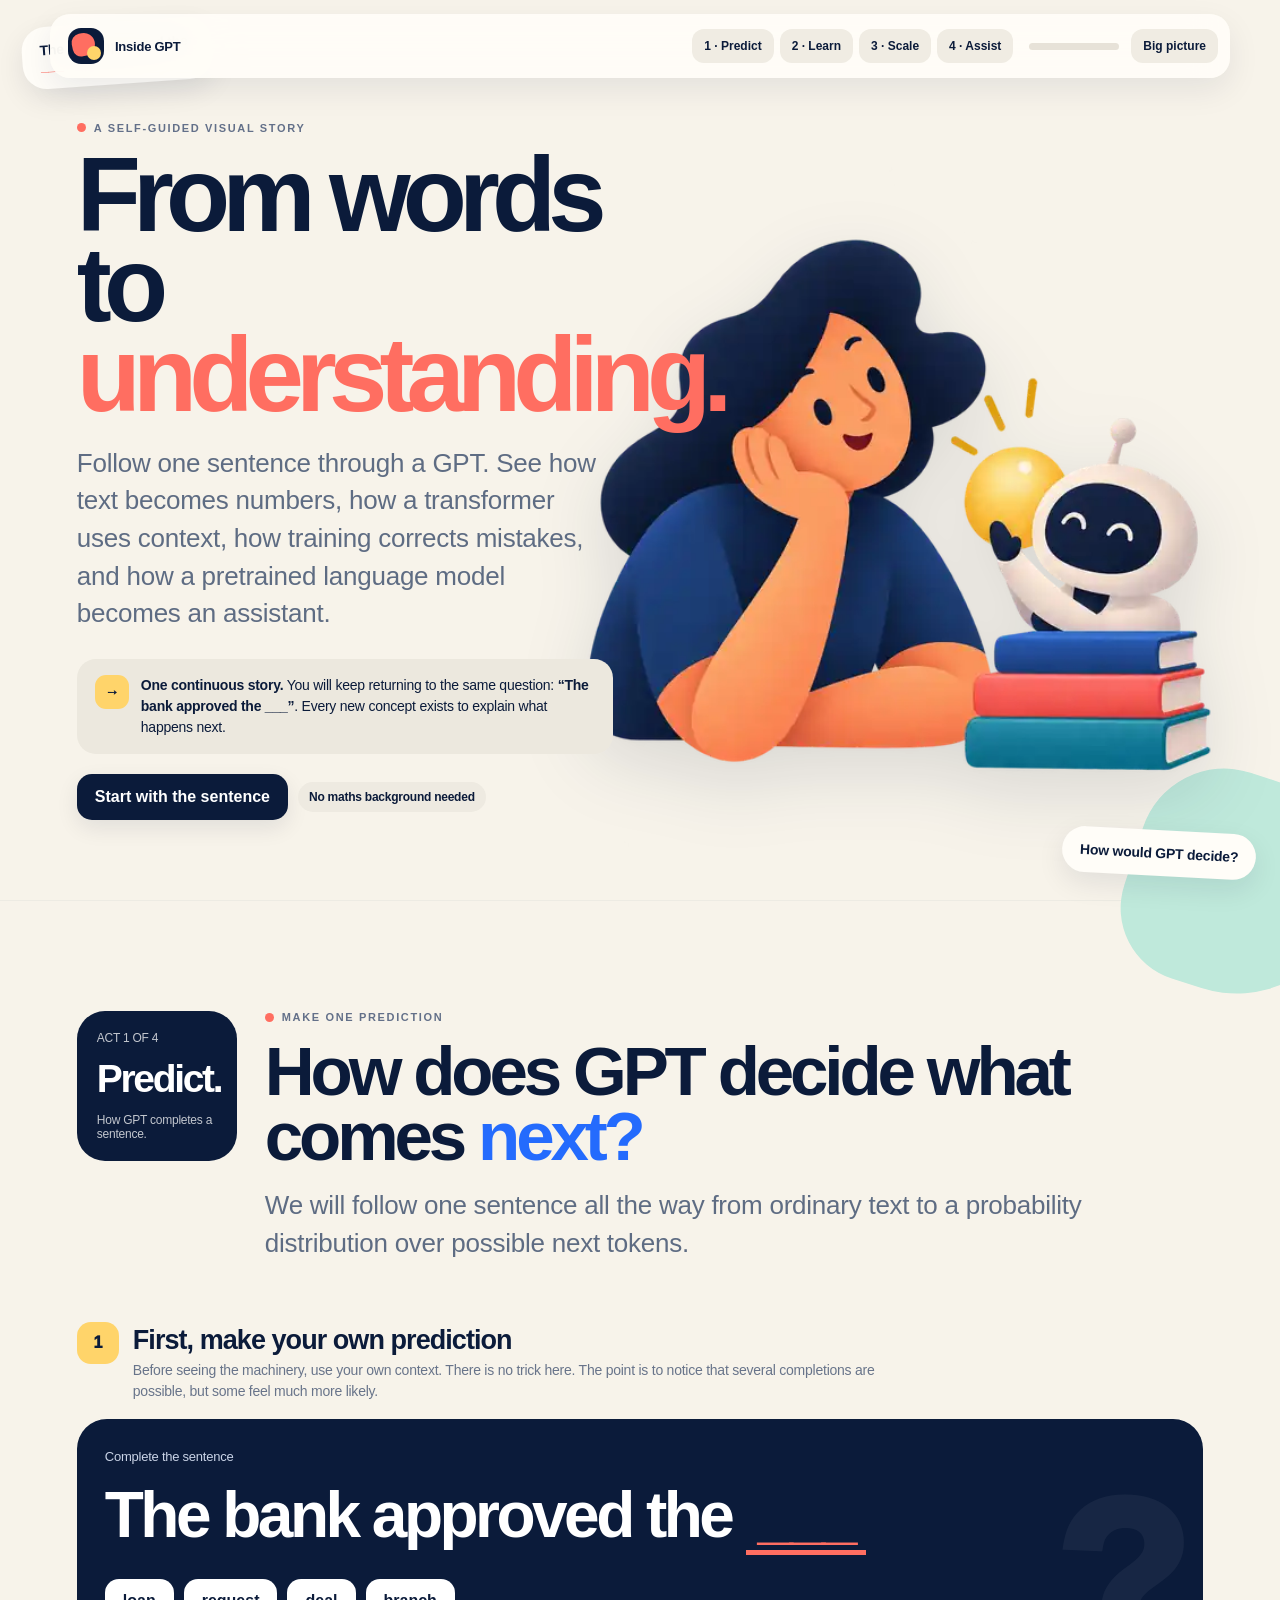
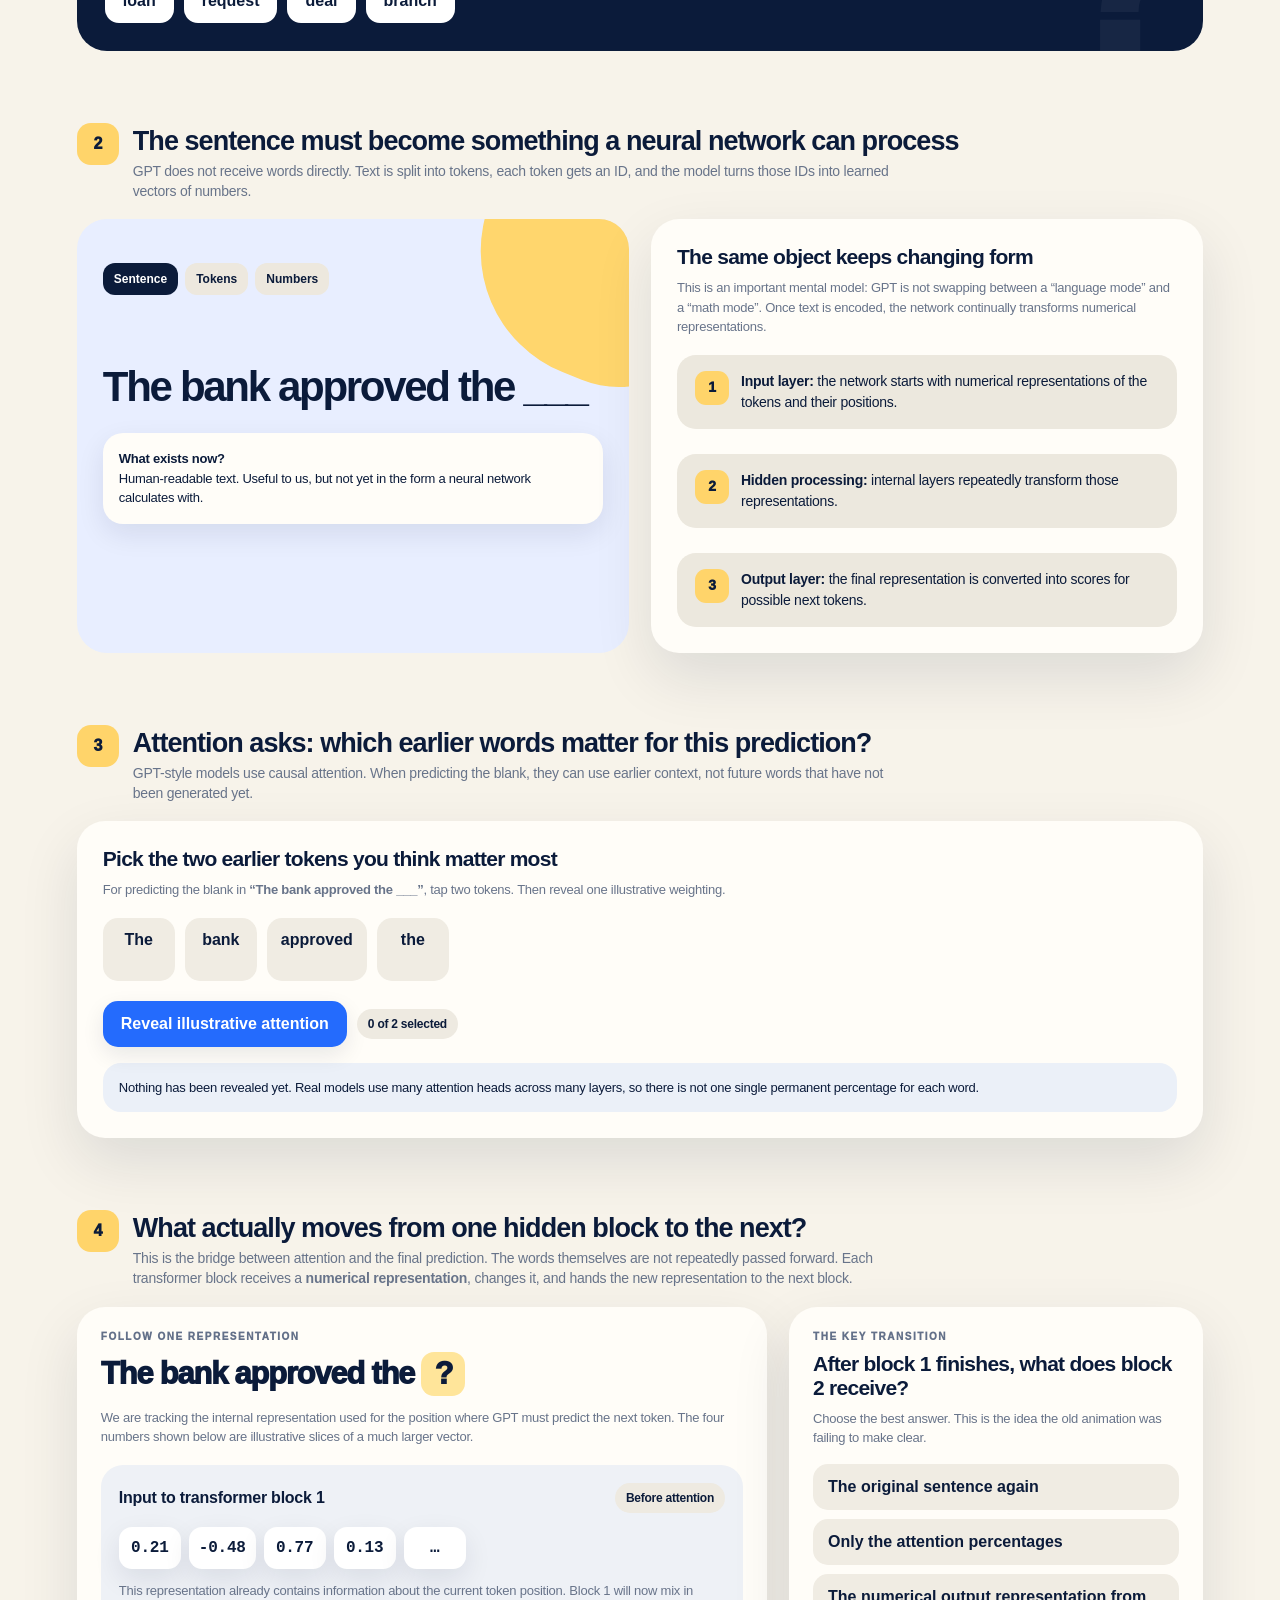
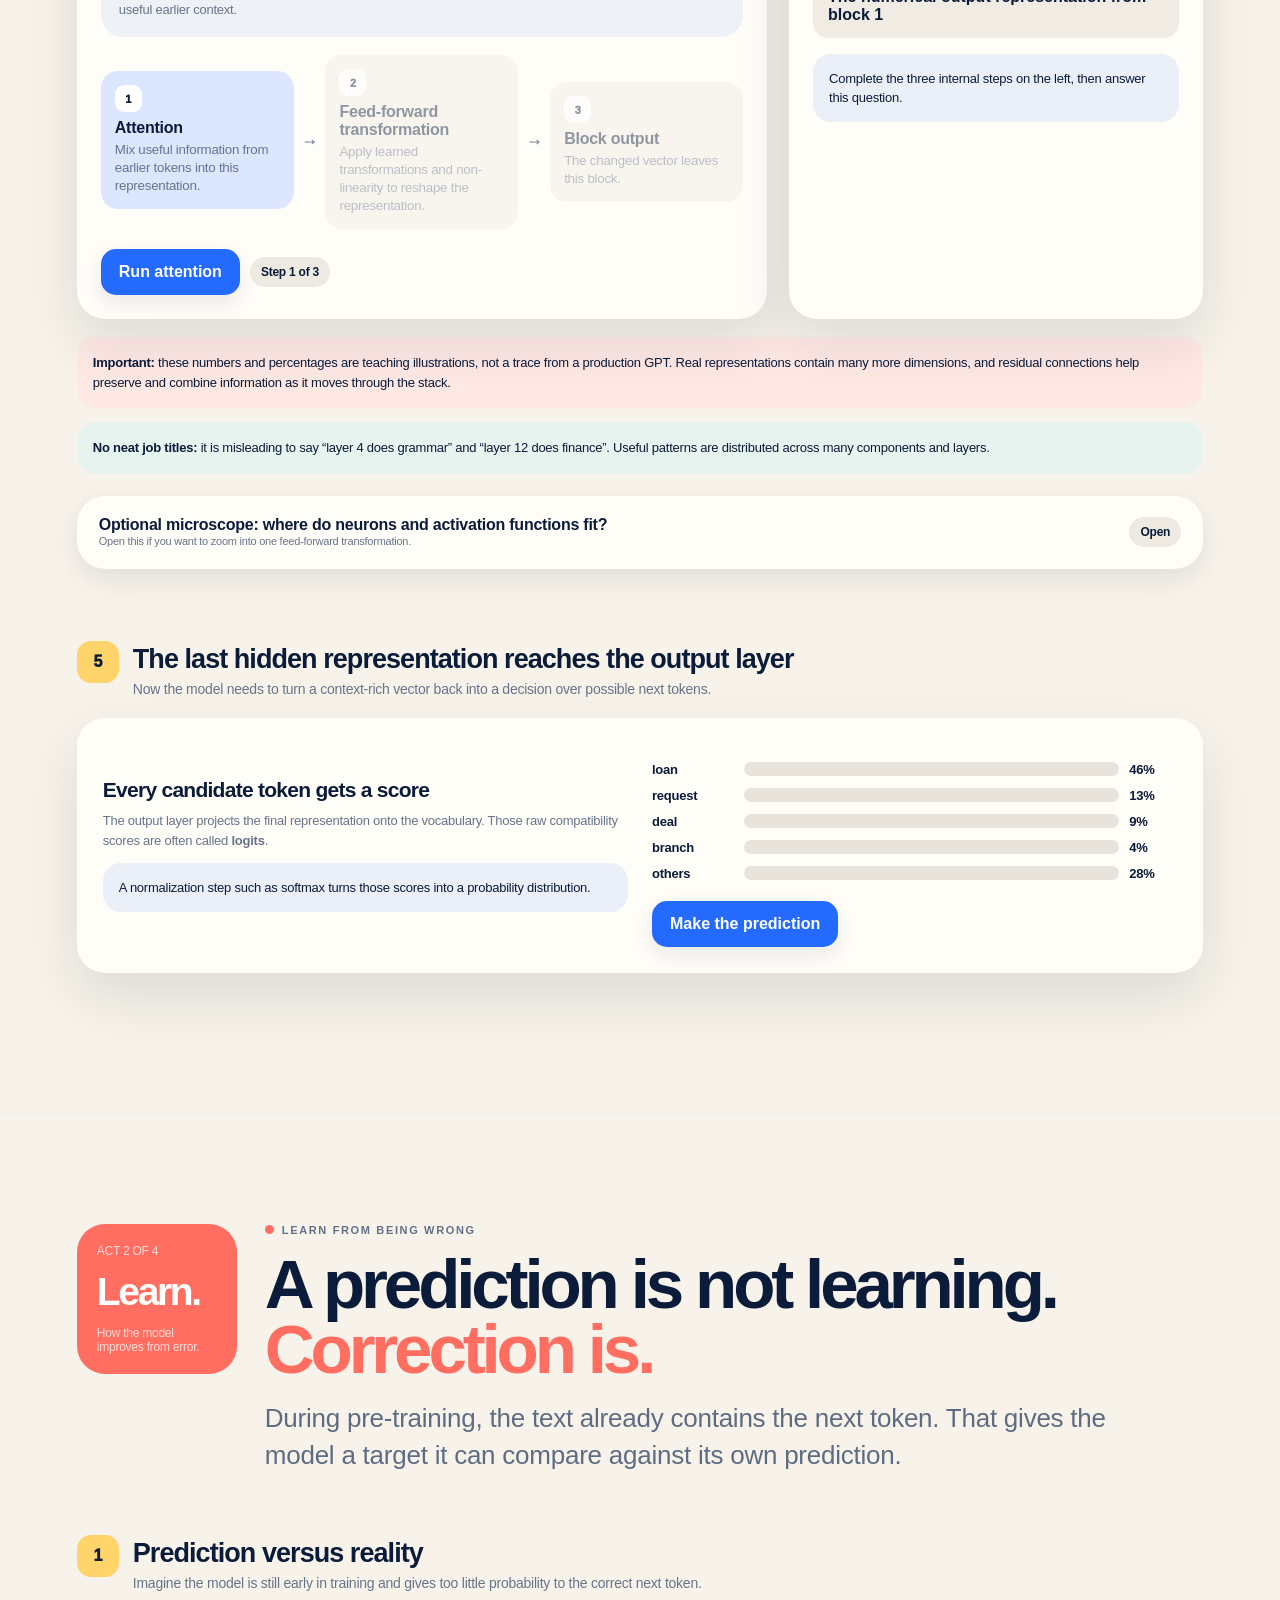
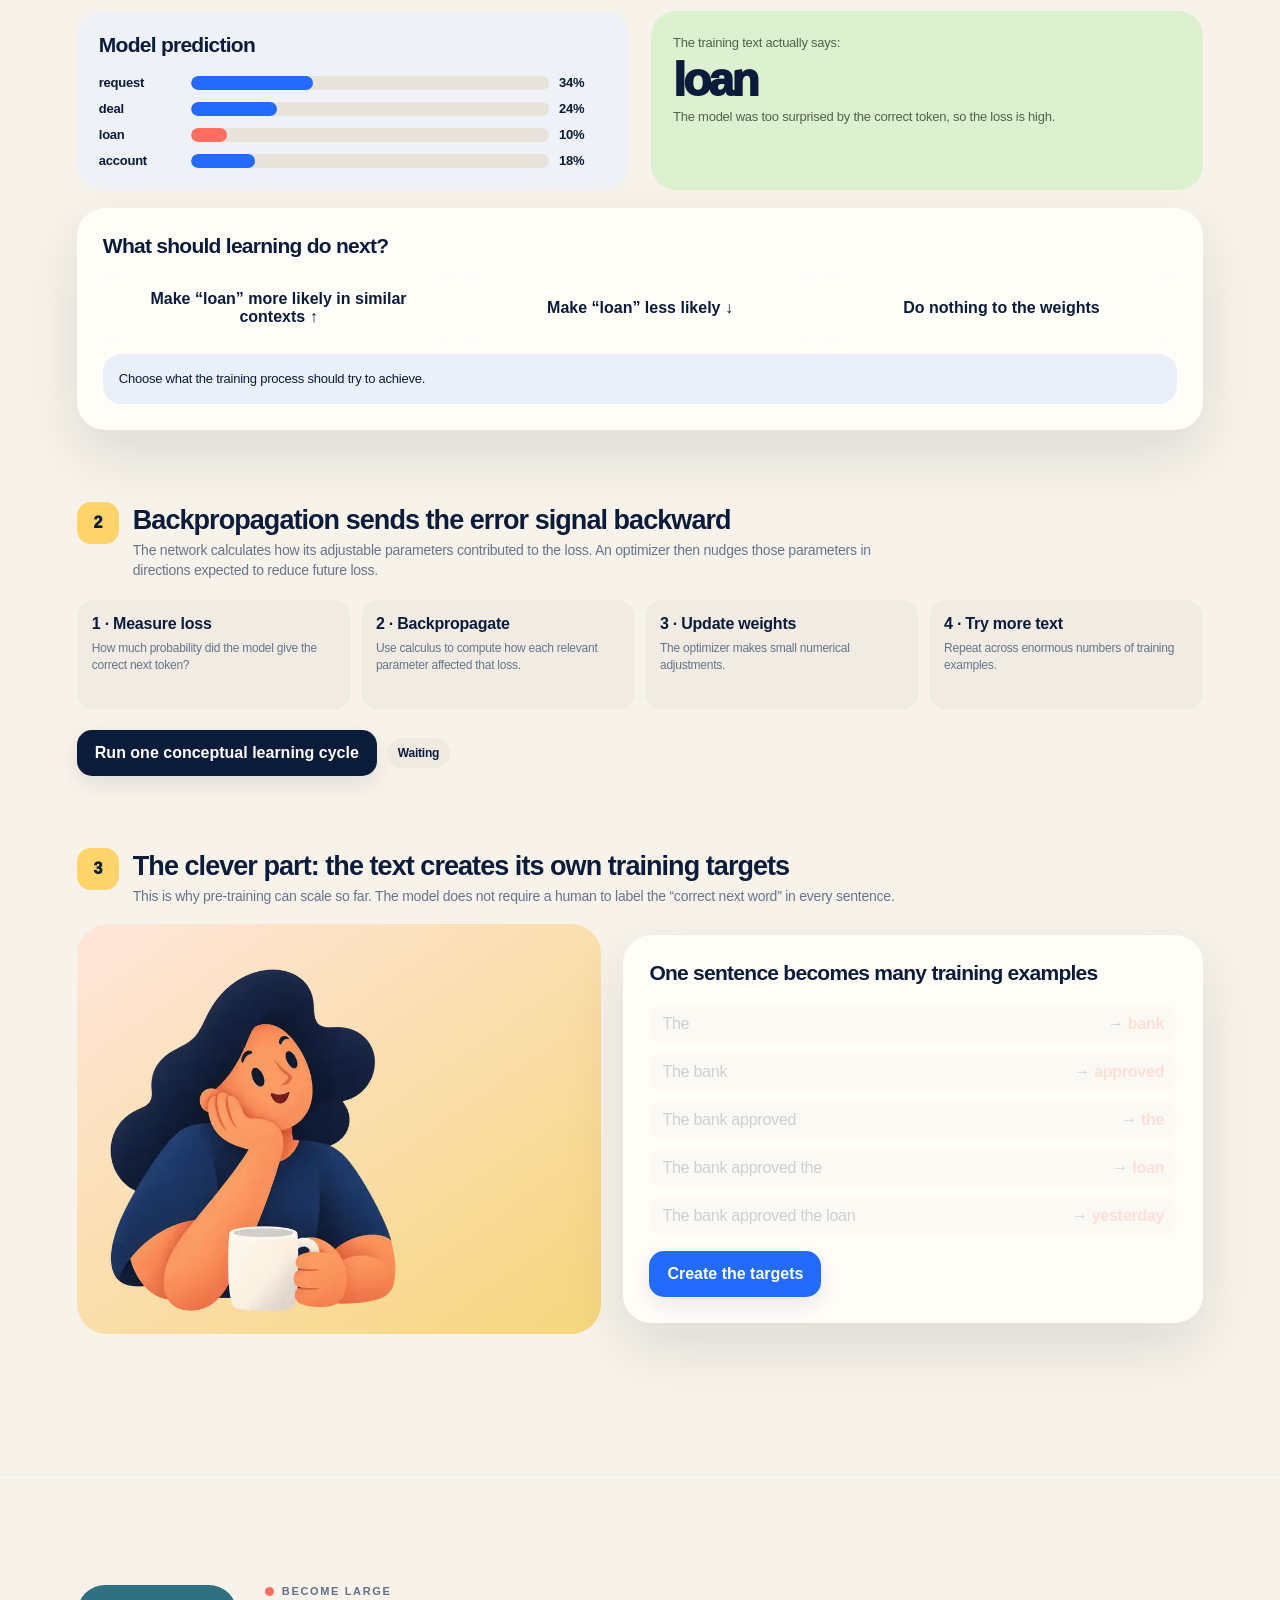
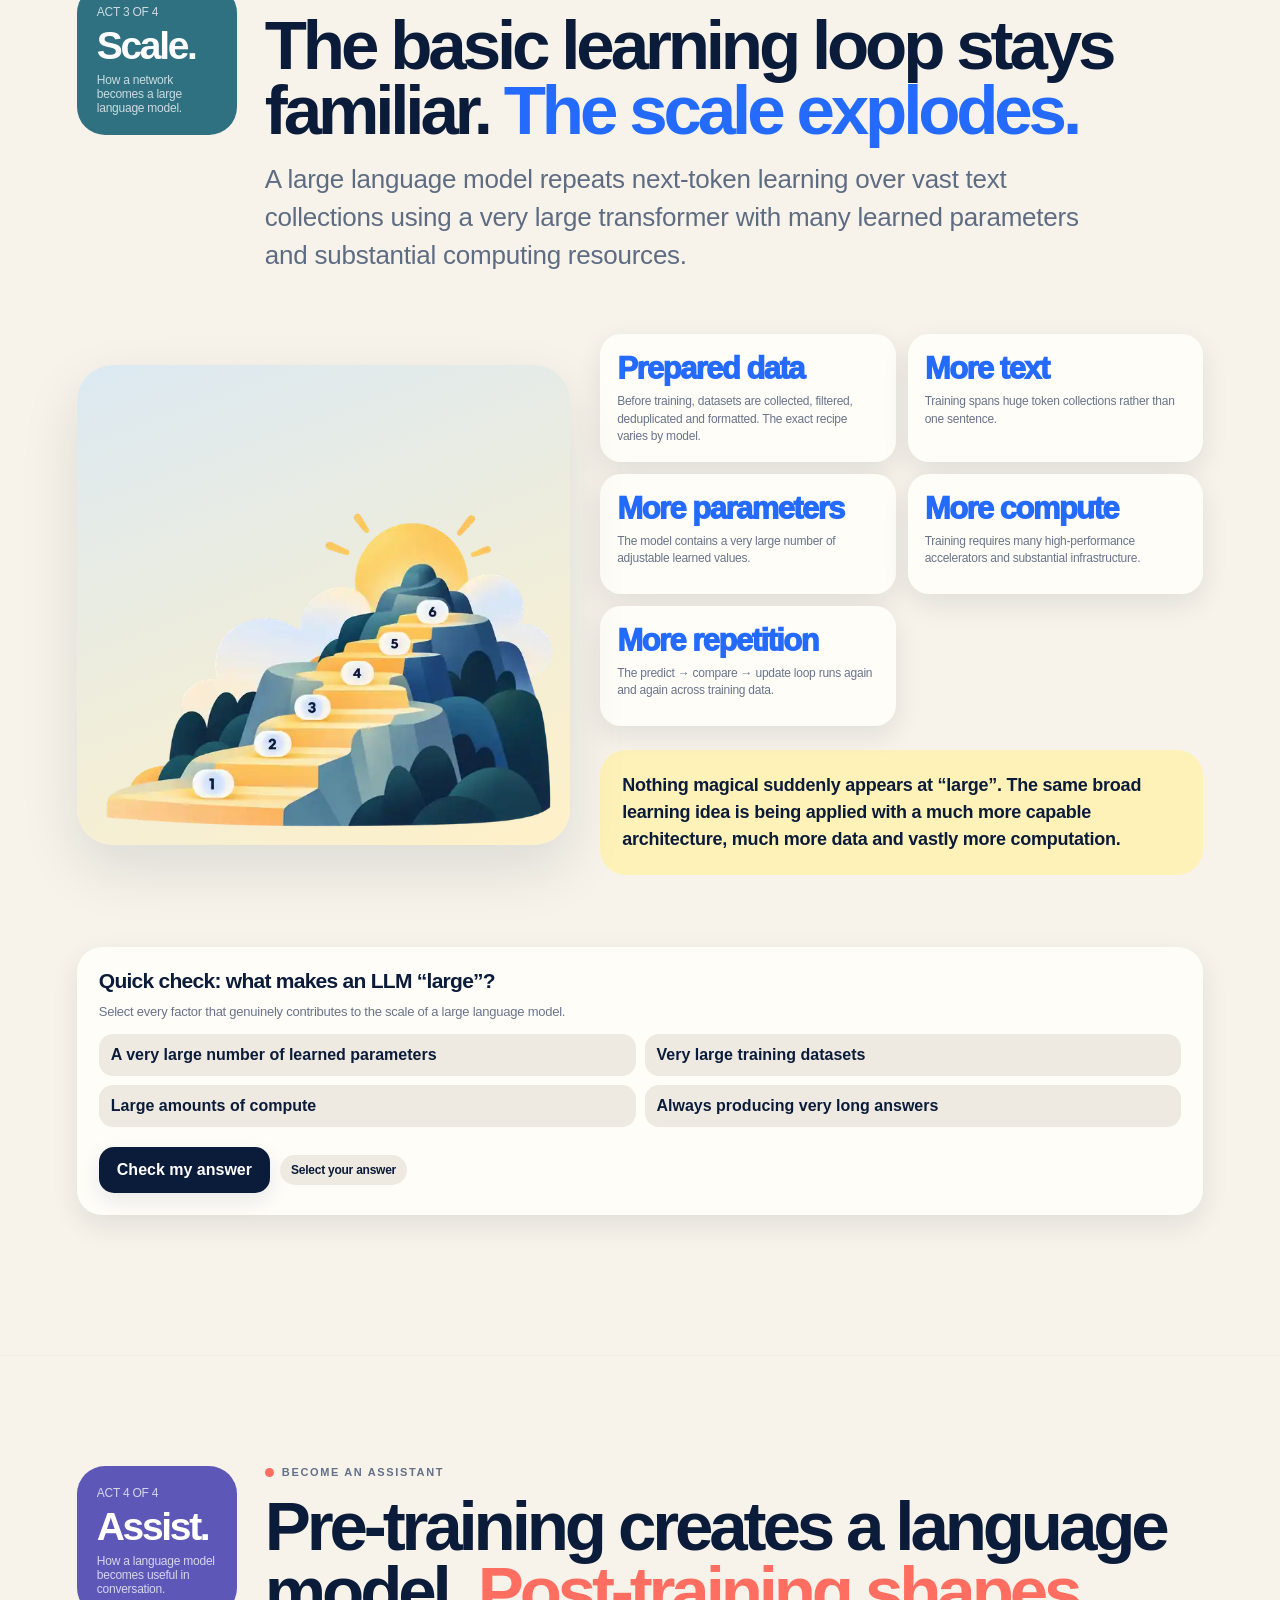
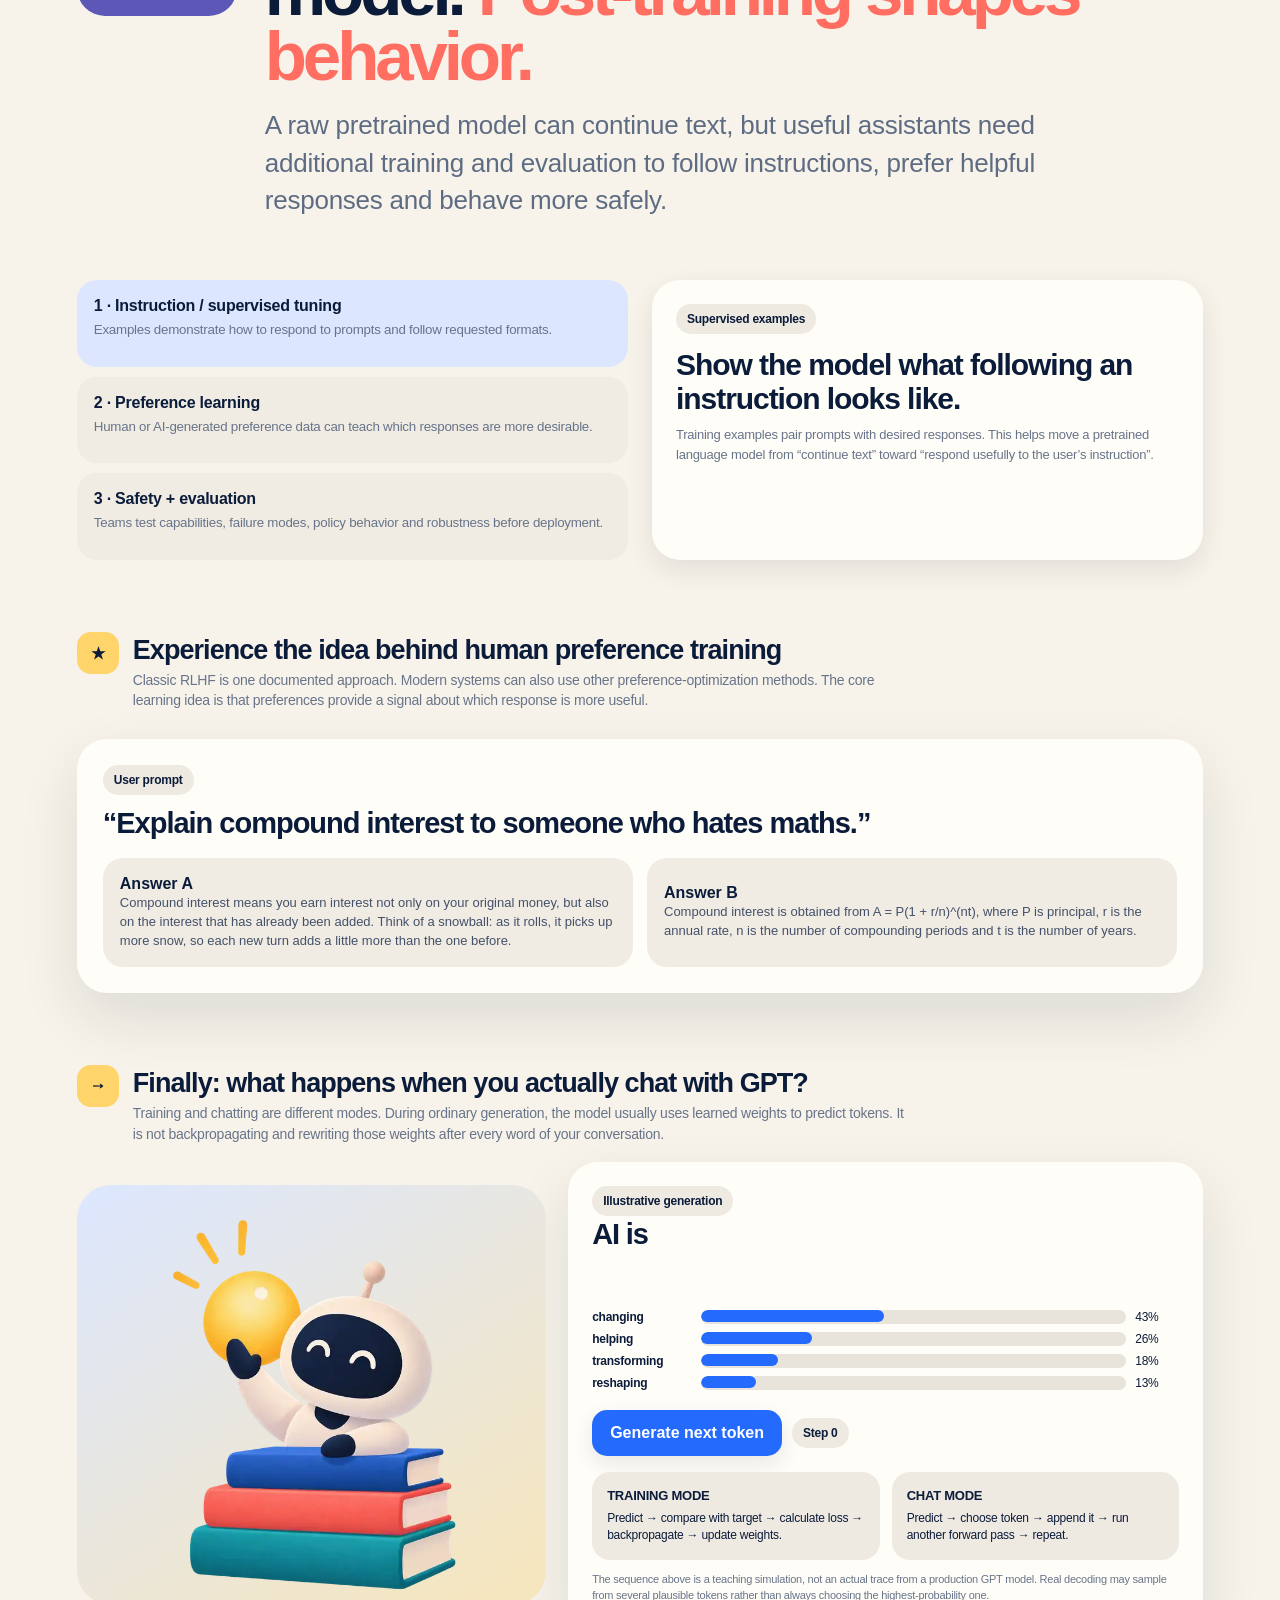
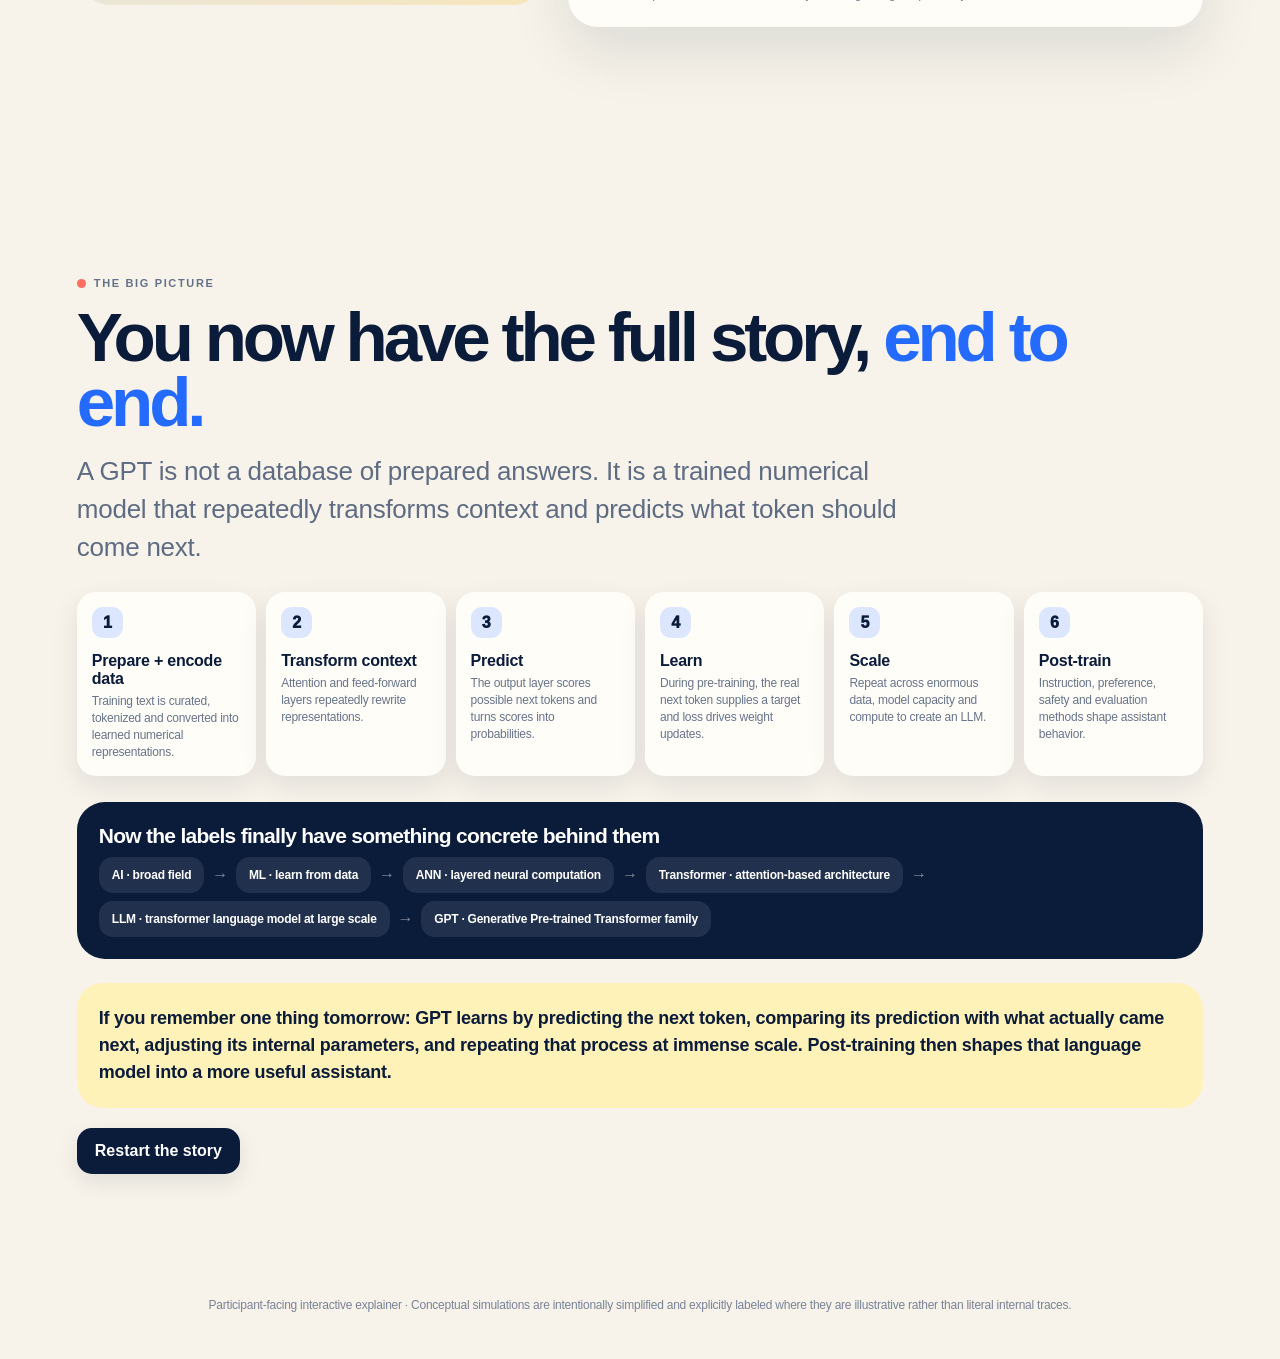
<file: index.html>
<!DOCTYPE html>

<html lang="en">
<head>
<meta charset="utf-8"/>
<meta content="width=device-width,initial-scale=1,viewport-fit=cover" name="viewport"/>
<meta content="#F7F3EA" name="theme-color"/>
<title>Inside GPT — An Interactive Visual Story</title>
<style>
:root{
  --paper:#F7F3EA;
  --paper2:#FFFDF8;
  --ink:#0B1B3A;
  --ink2:#203459;
  --muted:#68748A;
  --blue:#246BFD;
  --blue2:#91B8FF;
  --coral:#FF6E61;
  --yellow:#FFD46A;
  --mint:#BFE9DB;
  --teal:#3E8F88;
  --soft:#EEF2F7;
  --soft2:#E9E5DC;
  --green:#46A874;
  --red:#E95E55;
  --shadow:0 24px 60px rgba(11,27,58,.11);
  --shadow2:0 10px 28px rgba(11,27,58,.09);
  --r:28px;
  --r2:20px;
  --max:1180px;
}
*{box-sizing:border-box}
html{scroll-behavior:smooth;background:var(--paper);overflow-x:hidden}
body{margin:0;background:var(--paper);color:var(--ink);font-family:-apple-system,BlinkMacSystemFont,"SF Pro Display","SF Pro Text",Inter,Segoe UI,Arial,sans-serif;letter-spacing:-.015em;overflow-x:hidden}
button,input{font:inherit}
button{color:inherit}
::selection{background:#bcd2ff}
a{color:inherit}
img{max-width:100%}
.appbar{
  position:fixed;z-index:100;top:14px;left:50%;transform:translateX(-50%);
  width:min(var(--max),calc(100% - 24px));height:64px;padding:0 12px 0 18px;
  display:flex;align-items:center;gap:12px;background:rgba(255,253,248,.92);
  backdrop-filter:blur(18px) saturate(120%);-webkit-backdrop-filter:blur(18px) saturate(120%);
  border-radius:20px;box-shadow:0 12px 32px rgba(11,27,58,.08)
}
.brand{display:flex;align-items:center;gap:11px;font-size:13px;font-weight:900;white-space:nowrap}
.logo{width:36px;height:36px;border-radius:13px;background:var(--ink);position:relative;overflow:hidden}
.logo:before{content:"";position:absolute;width:23px;height:23px;border-radius:45% 55% 58% 42%;background:var(--coral);left:4px;top:5px;transform:rotate(-12deg)}
.logo:after{content:"";position:absolute;width:14px;height:14px;border-radius:50%;background:var(--yellow);right:3px;bottom:4px}
.actnav{display:flex;gap:6px;margin-left:auto}
.actnav button,.ghostbtn{border:0;background:#F0ECE3;border-radius:12px;padding:10px 12px;font-size:12px;font-weight:800;cursor:pointer;transition:.18s}
.actnav button.active{background:var(--ink);color:white}
.ghostbtn:hover,.actnav button:hover{transform:translateY(-1px)}
.progress{width:90px;height:7px;border-radius:999px;background:#E7E2D8;overflow:hidden;margin-left:4px}
.progress i{display:block;height:100%;width:0;background:linear-gradient(90deg,var(--blue),var(--coral));border-radius:inherit;transition:.25s}
.hero,.act,.final{min-height:100vh;display:grid;align-items:center;padding:110px 6vw 68px}
.wrap{width:min(var(--max),100%);margin:0 auto}
.grid2{display:grid;grid-template-columns:1fr 1fr;gap:54px;align-items:center}
.eyebrow{display:flex;align-items:center;gap:8px;text-transform:uppercase;letter-spacing:.15em;font-size:11px;font-weight:900;color:#637089;margin-bottom:16px}
.eyebrow .dot{width:9px;height:9px;border-radius:50%;background:var(--coral)}
h1,h2,h3,p{margin-top:0}
h1{font-size:clamp(64px,8.2vw,114px);line-height:.86;letter-spacing:-.075em;margin-bottom:24px}
h2{font-size:clamp(44px,5.4vw,75px);line-height:.94;letter-spacing:-.06em;margin-bottom:18px}
h3{font-size:21px;letter-spacing:-.035em;margin-bottom:9px}
.lede{font-size:clamp(19px,2.05vw,26px);line-height:1.45;color:#5E6C83;max-width:860px}
.accent{color:var(--coral)}
.blue{color:var(--blue)}
.small{font-size:13px;color:var(--muted);line-height:1.5}
.micro{font-size:11px;color:var(--muted);line-height:1.45}
.btn{
  border:0;border-radius:15px;padding:14px 18px;font-weight:900;cursor:pointer;transition:.18s;box-shadow:0 8px 22px rgba(11,27,58,.09)
}
.btn:hover{transform:translateY(-2px)}
.btn.primary{background:var(--ink);color:white}
.btn.blue{background:var(--blue);color:white}
.btn.soft{background:#EDE8DE}
.actions{display:flex;gap:10px;flex-wrap:wrap;align-items:center;margin-top:20px}
.chip{display:inline-flex;align-items:center;gap:7px;border-radius:999px;background:#EEEAE1;padding:8px 11px;font-size:12px;font-weight:800}
.card{background:var(--paper2);border-radius:var(--r);box-shadow:var(--shadow);padding:26px;position:relative}
.card.flat{box-shadow:var(--shadow2)}

.grid2>*,
.transformer-shell>*,
.train-grid>*,
.selfsup>*,
.scale-wrap>*,
.post-grid>*,
.inference>*,
.acthead>*{min-width:0}
.chip{max-width:100%;white-space:normal}
\n.hero-art{min-height:560px;position:relative;border-radius:40px;background:linear-gradient(145deg,#DDE8FF,#FDE7BE 80%);overflow:hidden;box-shadow:var(--shadow);z-index:1;isolation:isolate}
.hero-art:before{content:"";position:absolute;width:220px;height:220px;background:#BFE9DB;border-radius:45% 55% 61% 39%;right:-70px;bottom:-95px;left:auto;transform:rotate(18deg);z-index:0}
.hero-art img{position:absolute;height:88%;width:auto;max-width:86%;right:5%;bottom:0;object-fit:contain;filter:drop-shadow(0 24px 35px rgba(11,27,58,.12));z-index:1}
.hero .grid2>div:first-child{position:relative;z-index:3}
.hero .actions{position:relative;z-index:4}
.speech{position:absolute;z-index:4;background:var(--paper2);border-radius:24px;padding:15px 18px;box-shadow:var(--shadow2);font-size:14px;font-weight:900;max-width:210px}
.speech.one{left:22px;top:22px;transform:rotate(-4deg);max-width:190px}
.speech.two{right:24px;bottom:24px;transform:rotate(3deg)}
.promise{margin-top:25px;padding:16px 18px;border-radius:19px;background:#ECE8DE;max-width:760px;display:flex;gap:12px;align-items:flex-start;font-size:14px;line-height:1.5}
.promise .n{width:34px;height:34px;border-radius:11px;background:var(--yellow);display:grid;place-items:center;font-weight:950;flex:0 0 34px}
.act{border-top:1px solid rgba(11,27,58,.04)}
.acthead{display:grid;grid-template-columns:160px 1fr;gap:28px;align-items:start;margin-bottom:34px}
.actbadge{border-radius:28px;padding:20px;min-height:150px;background:var(--ink);color:white;display:flex;flex-direction:column;justify-content:space-between}
.actbadge strong{font-size:39px;letter-spacing:-.06em}
.actbadge span{font-size:12px;opacity:.75}
.section{margin:26px 0 72px}
.section-title{display:flex;align-items:flex-start;gap:14px;margin-bottom:18px}
.stepnum{width:42px;height:42px;border-radius:14px;background:var(--yellow);display:grid;place-items:center;font-weight:950;flex:0 0 42px}
.section-title h3{font-size:27px;margin:3px 0 4px}
.section-title p{margin:0;color:var(--muted);font-size:14px;line-height:1.45;max-width:780px}
.challenge{background:var(--ink);color:white;border-radius:30px;padding:28px;position:relative;overflow:hidden}
.challenge:after{content:"?";position:absolute;right:16px;bottom:-58px;font-size:220px;font-weight:950;color:rgba(255,255,255,.05)}
.sentence{font-size:clamp(34px,5vw,66px);font-weight:900;letter-spacing:-.055em;line-height:1.05;margin:16px 0 24px}
.blank{display:inline-flex;min-width:120px;justify-content:center;border-bottom:5px solid var(--coral);color:var(--coral)}
.options{display:flex;gap:10px;flex-wrap:wrap;position:relative;z-index:2}
.option{border:0;background:white;color:var(--ink);padding:13px 18px;border-radius:14px;font-weight:900;cursor:pointer;transition:.18s}
.option:hover{transform:translateY(-2px)}
.option.selected{background:var(--yellow)}
.feedback{margin-top:16px;max-width:760px;padding:14px 15px;border-radius:17px;background:rgba(255,255,255,.1);font-size:13px;line-height:1.48;display:none}
.feedback.show{display:block}
.transformer-shell{display:grid;grid-template-columns:1fr 1fr;gap:22px}
.visual-stage{min-height:430px;border-radius:30px;background:#E8EEFF;padding:26px;position:relative;overflow:hidden}
.visual-stage:before{content:"";position:absolute;width:250px;height:250px;border-radius:52% 48% 43% 57%;background:#FFD66D;right:-100px;top:-90px;transform:rotate(22deg)}
.tokenrow{display:flex;gap:10px;flex-wrap:wrap;align-items:center}
.token{border:0;background:#FFFDF8;border-radius:14px;padding:12px 14px;font-weight:900;box-shadow:var(--shadow2);transition:.22s}
.token.num{font-family:ui-monospace,SFMono-Regular,Menlo,monospace;background:#DDE6FF;color:#274C94}
.arrow{font-size:25px;font-weight:950;color:#7A879D}
.revealbox{margin-top:20px;padding:16px;border-radius:20px;background:#FFFDF8;box-shadow:var(--shadow2);font-size:13px;line-height:1.5;min-height:82px}
.token-stage{display:none}.token-stage.active{display:block}
.ministeps{display:flex;gap:7px;flex-wrap:wrap;margin-top:18px}
.ministep{border:0;background:#EDE8DE;padding:9px 11px;border-radius:12px;font-size:12px;font-weight:850;cursor:pointer}
.ministep.active{background:var(--ink);color:white}
.attention-pick{display:flex;gap:10px;flex-wrap:wrap;margin:18px 0}
.attn-token{border:0;background:#F0ECE3;border-radius:15px;padding:13px 14px;font-weight:900;cursor:pointer;min-width:72px;transition:.18s}
.attn-token.picked{background:var(--yellow)}
.attn-token.reveal{background:#DCE7FF}
.attn-token strong{display:block;color:var(--blue);font-size:11px;margin-top:5px;min-height:14px}
.resultnote{padding:15px 16px;border-radius:18px;background:#EBF0F8;font-size:13px;line-height:1.48}
.block-stack{display:grid;gap:10px}
.block{background:#FFFDF8;border-radius:20px;padding:17px;box-shadow:var(--shadow2);display:grid;grid-template-columns:42px 1fr auto;gap:12px;align-items:center;transition:.25s}
.block.active{transform:translateX(7px);background:#DDE6FF}
.block .icon{width:42px;height:42px;border-radius:14px;display:grid;place-items:center;background:var(--mint);font-weight:950}
.block b{display:block;margin-bottom:4px}
.block small{color:var(--muted);line-height:1.4}
.block .out{font-family:ui-monospace,SFMono-Regular,Menlo,monospace;font-size:11px;background:#F0ECE3;padding:8px 9px;border-radius:11px;white-space:nowrap}
.hidden-note{margin-top:14px;padding:16px;border-radius:18px;background:#FFE9E5;font-size:13px;line-height:1.5}

.handoff-demo{display:grid;grid-template-columns:1.25fr .75fr;gap:22px;align-items:stretch}
.handoff-main,.handoff-side{padding:24px}
.handoff-kicker{font-size:10px;font-weight:950;letter-spacing:.15em;color:#637089;margin-bottom:10px}
.handoff-sentence{font-size:31px;font-weight:950;letter-spacing:-.04em;margin-bottom:12px}.handoff-sentence span{display:inline-grid;place-items:center;width:44px;height:44px;border-radius:13px;background:#FFE59A;color:var(--ink)}
.rep-card{margin-top:18px;padding:18px;border-radius:22px;background:#EEF1F6;transition:.3s}.rep-card.changed{background:#E6F1EC}.rep-head{display:flex;justify-content:space-between;gap:12px;align-items:center;margin-bottom:14px}.rep-vector{display:flex;gap:8px;flex-wrap:wrap;margin-bottom:12px}.rep-vector span,.rep-vector em{min-width:62px;padding:12px 10px;border-radius:13px;background:white;font-family:ui-monospace,SFMono-Regular,Menlo,monospace;font-style:normal;text-align:center;font-weight:850;box-shadow:var(--shadow2);transition:.3s}.rep-vector.pulse span{transform:translateY(-3px);background:#DDE6FF}.rep-explain{font-size:13px;line-height:1.48;color:var(--muted)}
.inside-block{display:grid;grid-template-columns:1fr auto 1fr auto 1fr;gap:8px;align-items:center;margin-top:18px}.inside-step{padding:14px;border-radius:17px;background:#F0ECE3;opacity:.45;transition:.25s;min-height:104px}.inside-step.active{opacity:1;background:#DDE6FF;transform:translateY(-2px)}.inside-step.done{opacity:1;background:#E7F3EE}.inside-num{width:27px;height:27px;border-radius:9px;background:white;display:grid;place-items:center;font-size:11px;font-weight:950;margin-bottom:7px}.inside-step small{display:block;color:var(--muted);line-height:1.35;margin-top:4px}.inside-arrow{font-weight:950;color:#8793A6}
.context-mix{display:none;gap:8px;flex-wrap:wrap;margin-top:14px}.context-mix.show{display:flex}.context-mix span{padding:8px 10px;border-radius:12px;background:#FFF2C9;font-size:12px}.context-mix b{color:#365C9E}
.handoff-options{display:grid;gap:9px;margin:16px 0}.handoff-options button{border:0;text-align:left;padding:14px 15px;border-radius:15px;background:#F0ECE3;font-weight:850;cursor:pointer;transition:.18s}.handoff-options button:hover{transform:translateY(-1px)}.handoff-options button.correct{background:#DDF0D0}.handoff-options button.wrong{background:#FFE0DB}.handoff-options button:disabled{cursor:default;opacity:.68}
.next-block{display:none}.next-block.show{display:block}.mini-handoff{display:grid;grid-template-columns:1fr auto 1fr;gap:10px;align-items:center;margin:18px 0}.mini-handoff>div{padding:14px;border-radius:16px;background:#EEF1F6}.mini-handoff small,.after-next small{display:block;color:var(--muted);margin-bottom:5px}.mini-handoff b,.after-next b{font-family:ui-monospace,SFMono-Regular,Menlo,monospace;font-size:12px}.mini-handoff>span{font-size:23px;font-weight:950}.after-next{display:none;margin-top:14px;padding:15px;border-radius:17px;background:#E7F3EE}.after-next.show{display:block}.after-next p{font-size:12px;line-height:1.45;color:var(--muted);margin:8px 0 0}
.outputbars{display:grid;gap:11px;margin-top:18px}
.barrow{display:grid;grid-template-columns:82px 1fr 48px;gap:10px;align-items:center;font-size:13px;font-weight:800}
.bar{height:14px;border-radius:999px;background:#E8E4DB;overflow:hidden}
.bar i{height:100%;display:block;border-radius:inherit;background:var(--blue);width:0;transition:.75s cubic-bezier(.2,.8,.2,1)}
.forward-reveal{margin-top:20px;padding:18px;border-radius:20px;background:var(--ink);color:white;font-size:14px;line-height:1.5;display:none}
.forward-reveal.show{display:block}
.microscope{margin-top:22px;background:#FFFDF8;border-radius:28px;box-shadow:var(--shadow2);overflow:hidden}
.micro-head{padding:20px 22px;display:flex;justify-content:space-between;align-items:center;gap:14px;cursor:pointer}
.micro-body{display:none;padding:0 22px 24px}.micro-body.open{display:block}
.neuron-flow{display:grid;grid-template-columns:1fr auto 1fr auto 1fr;gap:12px;align-items:center}
.vec{background:#EEF1F6;border-radius:18px;padding:15px}
.vec b{display:block;margin-bottom:8px}
.vec code{display:block;font-family:ui-monospace,SFMono-Regular,Menlo,monospace;color:#365C9E}
.bend{background:#FFE4DE;border-radius:18px;padding:15px}
.sliderline{margin-top:18px;padding:15px;background:#F0ECE3;border-radius:18px}
.sliderline input{width:100%;accent-color:var(--coral)}
.techdetails{margin-top:12px;font-size:12px;color:var(--muted);line-height:1.5}
.train-grid{display:grid;grid-template-columns:1fr 1fr;gap:22px}
.prediction{padding:22px;border-radius:25px;background:#EEF1F6}
.prediction h3{margin-bottom:15px}
.target{padding:22px;border-radius:25px;background:#DDF0D0}
.target .word{font-size:46px;font-weight:950;letter-spacing:-.06em}
.direction-options{display:grid;grid-template-columns:repeat(3,1fr);gap:10px;margin-top:18px}
.direction-options button{border:0;background:#FFFDF8;border-radius:15px;padding:14px;font-weight:900;cursor:pointer}
.direction-options button.good{background:#DDF0D0}
.direction-options button.bad{background:#FFE0DD}
.backprop{margin-top:20px;display:grid;grid-template-columns:repeat(4,1fr);gap:10px}
.bp{padding:15px;border-radius:18px;background:#F0ECE3;min-height:110px;transition:.25s}
.bp.active{background:#DDE6FF;transform:translateY(-3px)}
.bp strong{display:block;margin-bottom:7px}
.bp p{font-size:12px;color:var(--muted);line-height:1.4;margin:0}
.generalize{margin-top:20px;padding:20px;border-radius:24px;background:var(--ink);color:white;display:none}
.generalize.show{display:block}
.selfsup{display:grid;grid-template-columns:.95fr 1.05fr;gap:22px;align-items:center}
.selfsup-art{min-height:410px;border-radius:30px;background:linear-gradient(145deg,#FFE6DB,#F6D67D);position:relative;overflow:hidden}
.selfsup-art img{position:absolute;height:94%;width:auto;max-width:94%;left:3%;bottom:-1%;object-fit:contain}
.examples{display:grid;gap:8px;margin-top:14px}
.example{display:grid;grid-template-columns:1fr auto;gap:12px;align-items:center;padding:11px 13px;border-radius:15px;background:#F0ECE3;opacity:.2;transform:translateY(5px);transition:.25s}
.example.show{opacity:1;transform:none}
.example b{color:var(--coral)}
.revelation{margin-top:14px;padding:15px 16px;background:#FFF2B8;border-radius:18px;font-weight:900;display:none}
.revelation.show{display:block}
.scale-wrap{display:grid;grid-template-columns:.9fr 1.1fr;gap:30px;align-items:center}
.mountain{min-height:480px;border-radius:36px;background:linear-gradient(160deg,#DCE9F2,#FFF1C8);position:relative;overflow:hidden;box-shadow:var(--shadow)}
.mountain img{position:absolute;width:96%;height:auto;max-height:96%;right:2%;bottom:0;object-fit:contain}
.scale-cards{display:grid;grid-template-columns:1fr 1fr;gap:12px}
.scale-card{padding:17px;border-radius:21px;background:#FFFDF8;box-shadow:var(--shadow2);min-height:120px}
.scale-card .big{font-size:31px;font-weight:950;letter-spacing:-.05em;color:var(--blue)}
.scale-card p{font-size:12px;color:var(--muted);line-height:1.42;margin:6px 0 0}
.scalequiz{margin-top:20px;padding:22px;border-radius:25px;background:#FFFDF8;box-shadow:var(--shadow2)}
.checks{display:grid;grid-template-columns:1fr 1fr;gap:9px;margin-top:12px}
.check{border:0;text-align:left;background:#EFEAE1;border-radius:14px;padding:12px;font-weight:800;cursor:pointer}
.check.selected{background:#DCE7FF}
.check.correct{background:#DDF0D0}
.check.wrong{background:#FFE0DD}
.post-grid{display:grid;grid-template-columns:1fr 1fr;gap:24px}
.stage-list{display:grid;gap:10px}
.stage{padding:17px;border-radius:20px;background:#F0ECE3;cursor:pointer;transition:.18s}
.stage.active{background:#DCE7FF}
.stage small{display:block;color:var(--muted);margin-top:6px;line-height:1.4}
.stage-detail{background:#FFFDF8;border-radius:28px;padding:24px;box-shadow:var(--shadow2);min-height:280px}
.rlhf{margin-top:28px;padding:26px;border-radius:30px;background:#FFFDF8;box-shadow:var(--shadow)}
.answers{display:grid;grid-template-columns:1fr 1fr;gap:14px;margin-top:18px}
.answer{border:0;text-align:left;background:#F0ECE3;border-radius:20px;padding:17px;cursor:pointer;transition:.18s}
.answer:hover{transform:translateY(-2px)}
.answer.selected{background:#DCE7FF}
.answer p{font-size:13px;line-height:1.48;color:#44516A;margin:0}
.pref-feedback{margin-top:15px;padding:16px;border-radius:18px;background:#DDF0D0;display:none;font-size:13px;line-height:1.5}
.pref-feedback.show{display:block}
.inference{display:grid;grid-template-columns:.85fr 1.15fr;gap:22px;align-items:center}
.robot-scene{min-height:420px;border-radius:34px;background:linear-gradient(145deg,#DCE7FF,#F7E6BB);position:relative;overflow:hidden}
.robot-scene img{position:absolute;height:94%;width:auto;max-width:88%;left:50%;transform:translateX(-50%);bottom:0;object-fit:contain}
.chatbox{background:#FFFDF8;border-radius:30px;box-shadow:var(--shadow);padding:24px}
.chatline{font-size:29px;line-height:1.25;font-weight:900;letter-spacing:-.04em;min-height:76px}
.candidates{display:grid;gap:8px;margin:18px 0}
.candidate{display:grid;grid-template-columns:100px 1fr 44px;gap:9px;align-items:center;font-size:12px}
.candidate i{display:block;height:12px;background:var(--blue);border-radius:999px}
.modecompare{display:grid;grid-template-columns:1fr 1fr;gap:12px;margin-top:16px}
.mode{padding:15px;border-radius:18px;background:#EFEAE1;font-size:12px;line-height:1.45}
.mode b{display:block;font-size:13px;margin-bottom:4px}
.final{padding-bottom:90px}
.map{display:grid;grid-template-columns:repeat(6,1fr);gap:10px;margin-top:24px}
.mapstep{padding:15px;border-radius:19px;background:#FFFDF8;box-shadow:var(--shadow2);min-height:145px}
.mapstep .n{width:31px;height:31px;border-radius:11px;background:#DCE7FF;display:grid;place-items:center;font-weight:950;margin-bottom:14px}
.mapstep p{font-size:12px;line-height:1.4;color:var(--muted);margin:5px 0 0}
.taxonomy{margin-top:26px;padding:22px;border-radius:28px;background:var(--ink);color:white}
.taxrow{display:flex;gap:8px;flex-wrap:wrap;align-items:center}
.tax{padding:11px 13px;border-radius:14px;background:rgba(255,255,255,.09);font-size:12px;font-weight:850}
.taxarrow{opacity:.5}
.memory{margin-top:24px;padding:22px;border-radius:26px;background:#FFF2B8}
.memory p{margin:0;font-size:18px;line-height:1.5;font-weight:760}
.footer{padding:34px 18px 46px;text-align:center;color:#788397;font-size:12px}
@media(max-width:1020px){
  .grid2,.transformer-shell,.train-grid,.selfsup,.scale-wrap,.post-grid,.inference{grid-template-columns:1fr}
  .acthead{grid-template-columns:1fr}.actbadge{min-height:auto}.actnav{display:none}.progress{margin-left:auto}
  .map{grid-template-columns:repeat(3,1fr)}
  .hero-art{min-height:480px}.selfsup-art,.robot-scene{min-height:360px}
}
@media(max-width:720px){\n  .actions{align-items:flex-start}.actions .chip{flex:0 1 auto}.hero .actions{flex-direction:column;align-items:flex-start}\n
  .appbar{top:7px;height:56px}.brand span{display:none}.ghostbtn{padding:9px 10px}.progress{display:none}
  .hero,.act,.final{min-height:auto;padding:84px 16px 48px}
  h1{font-size:clamp(50px,14vw,60px)} h2{font-size:clamp(40px,12vw,57px)}
  .grid2{gap:24px}.hero-art{min-height:380px}.hero-art img{height:84%;width:auto;max-width:84%;right:4%}.selfsup-art img{height:90%;width:auto;max-width:90%;left:5%}.speech{font-size:11px;max-width:150px}.speech.one{left:14px;top:14px}.speech.two{right:14px;bottom:14px}
  .acthead{gap:16px}.actbadge strong{font-size:32px}.section{margin-bottom:54px}
  .section-title h3{font-size:23px}.challenge{padding:20px}.sentence{font-size:38px}
  .transformer-shell{gap:14px}.visual-stage{min-height:auto}.neuron-flow{grid-template-columns:1fr}.neuron-flow .arrow{transform:rotate(90deg);text-align:center}
  .direction-options{grid-template-columns:1fr}.backprop{grid-template-columns:1fr 1fr}
  .scale-cards,.checks,.answers,.modecompare{grid-template-columns:1fr}
  .map{grid-template-columns:1fr 1fr}.mapstep{min-height:120px}
  .barrow{grid-template-columns:70px 1fr 42px}.token{padding:10px 11px}
}
@media(prefers-reduced-motion:reduce){*{scroll-behavior:auto!important;transition:none!important;animation:none!important}}
</style>

<link rel="manifest" href="/manifest.webmanifest">
<meta name="theme-color" content="#F7F3EA">
<meta name="apple-mobile-web-app-capable" content="yes">
<meta name="apple-mobile-web-app-status-bar-style" content="default">
<meta name="apple-mobile-web-app-title" content="Inside GPT">
</head>
<body>
<header class="appbar">
<div class="brand"><div aria-hidden="true" class="logo"></div><span>Inside GPT</span></div>
<div class="actnav">
<button data-jump="act1">1 · Predict</button>
<button data-jump="act2">2 · Learn</button>
<button data-jump="act3">3 · Scale</button>
<button data-jump="act4">4 · Assist</button>
</div>
<div aria-label="Progress" class="progress"><i id="progress"></i></div>
<button class="ghostbtn" data-jump="final">Big picture</button>
</header>
<main>
<section class="hero" id="hero">
<div class="wrap grid2">
<div>
<div class="eyebrow"><span class="dot"></span> A self-guided visual story</div>
<h1>From words to <span class="accent">understanding.</span></h1>
<p class="lede">Follow one sentence through a GPT. See how text becomes numbers, how a transformer uses context, how training corrects mistakes, and how a pretrained language model becomes an assistant.</p>
<div class="promise"><div class="n">→</div><div><b>One continuous story.</b> You will keep returning to the same question: <b>“The bank approved the ___”</b>. Every new concept exists to explain what happens next.</div></div>
<div class="actions"><button class="btn primary" data-jump="act1">Start with the sentence</button><span class="chip">No maths background needed</span></div>
</div>
<div class="hero-art">
<div class="speech one">The bank approved the <span class="accent">___</span></div>
<div class="speech two">How would GPT decide?</div>
<img alt="Illustrated professional and friendly robot exploring how GPT works" src="/art-1.webp"/>
</div>
</div>
</section>
<section class="act" id="act1">
<div class="wrap">
<div class="acthead">
<div class="actbadge"><span>ACT 1 OF 4</span><strong>Predict.</strong><span>How GPT completes a sentence.</span></div>
<div><div class="eyebrow"><span class="dot"></span> Make one prediction</div><h2>How does GPT decide what comes <span class="blue">next?</span></h2><p class="lede">We will follow one sentence all the way from ordinary text to a probability distribution over possible next tokens.</p></div>
</div>
<div class="section">
<div class="section-title"><div class="stepnum">1</div><div><h3>First, make your own prediction</h3><p>Before seeing the machinery, use your own context. There is no trick here. The point is to notice that several completions are possible, but some feel much more likely.</p></div></div>
<div class="challenge">
<div class="small" style="color:#CAD4E7">Complete the sentence</div>
<div class="sentence">The bank approved the <span class="blank" id="guessBlank">___</span></div>
<div class="options" id="guessOptions">
<button class="option" data-word="loan">loan</button>
<button class="option" data-word="request">request</button>
<button class="option" data-word="deal">deal</button>
<button class="option" data-word="branch">branch</button>
</div>
<div class="feedback" id="guessFeedback"></div>
</div>
</div>
<div class="section">
<div class="section-title"><div class="stepnum">2</div><div><h3>The sentence must become something a neural network can process</h3><p>GPT does not receive words directly. Text is split into tokens, each token gets an ID, and the model turns those IDs into learned vectors of numbers.</p></div></div>
<div class="transformer-shell">
<div class="visual-stage">
<div class="ministeps">
<button class="ministep active" data-tokenstage="0">Sentence</button>
<button class="ministep" data-tokenstage="1">Tokens</button>
<button class="ministep" data-tokenstage="2">Numbers</button>
</div>
<div class="token-stage active" data-stage="0">
<div class="sentence" style="font-size:42px;margin-top:70px">The bank approved the ___</div>
<div class="revealbox"><b>What exists now?</b><br/>Human-readable text. Useful to us, but not yet in the form a neural network calculates with.</div>
</div>
<div class="token-stage" data-stage="1">
<div class="tokenrow" style="margin-top:74px"><span class="token">The</span><span class="token">bank</span><span class="token">approved</span><span class="token">the</span></div>
<div class="revealbox"><b>Tokens</b> are pieces of text. A token may be a whole word, part of a word, punctuation, or another text fragment depending on the tokenizer.</div>
</div>
<div class="token-stage" data-stage="2">
<div class="tokenrow" style="margin-top:58px"><span class="token num">[0.8,-.2,…]</span><span class="token num">[-.1,.7,…]</span><span class="token num">[.4,.9,…]</span><span class="token num">[.2,.1,…]</span></div>
<div class="revealbox"><b>Embeddings</b> are learned vectors. Their individual dimensions are not neat labels like “banking” or “grammar”. They are internal numerical features learned from training.</div>
</div>
</div>
<div class="card">
<h3>The same object keeps changing form</h3>
<p class="small">This is an important mental model: GPT is not swapping between a “language mode” and a “math mode”. Once text is encoded, the network continually transforms numerical representations.</p>
<div class="promise" style="margin-top:18px"><div class="n">1</div><div><b>Input layer:</b> the network starts with numerical representations of the tokens and their positions.</div></div>
<div class="promise"><div class="n">2</div><div><b>Hidden processing:</b> internal layers repeatedly transform those representations.</div></div>
<div class="promise"><div class="n">3</div><div><b>Output layer:</b> the final representation is converted into scores for possible next tokens.</div></div>
</div>
</div>
</div>
<div class="section">
<div class="section-title"><div class="stepnum">3</div><div><h3>Attention asks: which earlier words matter for this prediction?</h3><p>GPT-style models use causal attention. When predicting the blank, they can use earlier context, not future words that have not been generated yet.</p></div></div>
<div class="card">
<h3>Pick the two earlier tokens you think matter most</h3>
<p class="small">For predicting the blank in <b>“The bank approved the ___”</b>, tap two tokens. Then reveal one illustrative weighting.</p>
<div class="attention-pick" id="attentionPick">
<button class="attn-token" data-i="0">The<strong></strong></button>
<button class="attn-token" data-i="1">bank<strong></strong></button>
<button class="attn-token" data-i="2">approved<strong></strong></button>
<button class="attn-token" data-i="3">the<strong></strong></button>
</div>
<div class="actions"><button class="btn blue" id="revealAttention">Reveal illustrative attention</button><span class="chip" id="attnCount">0 of 2 selected</span></div>
<div class="resultnote" id="attnResult" style="margin-top:16px">Nothing has been revealed yet. Real models use many attention heads across many layers, so there is not one single permanent percentage for each word.</div>
</div>
</div>
<div class="section">
<div class="section-title"><div class="stepnum">4</div><div><h3>What actually moves from one hidden block to the next?</h3><p>This is the bridge between attention and the final prediction. The words themselves are not repeatedly passed forward. Each transformer block receives a <b>numerical representation</b>, changes it, and hands the new representation to the next block.</p></div></div>
<div class="handoff-demo">
<div class="handoff-main card">
<div class="handoff-kicker">FOLLOW ONE REPRESENTATION</div>
<div class="handoff-sentence">The bank approved the <span>?</span></div>
<p class="small">We are tracking the internal representation used for the position where GPT must predict the next token. The four numbers shown below are illustrative slices of a much larger vector.</p>
<div class="rep-card">
<div class="rep-head"><b id="repTitle">Input to transformer block 1</b><span class="chip" id="repStage">Before attention</span></div>
<div class="rep-vector" id="repVector"><span>0.21</span><span>-0.48</span><span>0.77</span><span>0.13</span><em>…</em></div>
<div class="rep-explain" id="repExplain">This representation already contains information about the current token position. Block 1 will now mix in useful earlier context.</div>
</div>
<div class="inside-block">
<div class="inside-step active" id="insideAttn"><div class="inside-num">1</div><div><b>Attention</b><small>Mix useful information from earlier tokens into this representation.</small></div></div>
<div class="inside-arrow">→</div>
<div class="inside-step" id="insideFF"><div class="inside-num">2</div><div><b>Feed-forward transformation</b><small>Apply learned transformations and non-linearity to reshape the representation.</small></div></div>
<div class="inside-arrow">→</div>
<div class="inside-step" id="insideOut"><div class="inside-num">3</div><div><b>Block output</b><small>The changed vector leaves this block.</small></div></div>
</div>
<div class="context-mix" id="contextMix"><span>approved <b>43%</b></span><span>bank <b>29%</b></span><span>the <b>17%</b></span><span>The <b>11%</b></span></div>
<div class="actions"><button class="btn blue" id="advanceBlock">Run attention</button><span class="chip" id="handoffStatus">Step 1 of 3</span></div>
</div>
<div class="handoff-side card">
<div class="handoff-question" id="handoffQuestion">
<div class="handoff-kicker">THE KEY TRANSITION</div>
<h3>After block 1 finishes, what does block 2 receive?</h3>
<p class="small">Choose the best answer. This is the idea the old animation was failing to make clear.</p>
<div class="handoff-options">
<button data-answer="sentence">The original sentence again</button>
<button data-answer="attention">Only the attention percentages</button>
<button data-answer="vector">The numerical output representation from block 1</button>
</div>
<div class="resultnote" id="handoffFeedback">Complete the three internal steps on the left, then answer this question.</div>
</div>
<div class="next-block" id="nextBlock">
<div class="handoff-kicker">BLOCK 2</div>
<h3>The handoff is the whole point.</h3>
<p class="small">The output of block 1 becomes the input of block 2. Block 2 performs its own attention and feed-forward calculations, producing yet another revised representation.</p>
<div class="mini-handoff"><div><small>Block 1 output</small><b id="block1Vector">[0.31, 0.24, 1.38, 0.42, …]</b></div><span>→</span><div><small>Block 2 input</small><b>[same numbers]</b></div></div>
<button class="btn primary" id="runNextBlock">Run one more block</button>
<div class="after-next" id="afterNext"><small>After block 2</small><b>[0.46, 0.08, 1.61, 0.57, …]</b><p>The numbers changed again. That revised representation would then move into the next transformer block. This repeated handoff is what “deep hidden processing” means.</p></div>
</div>
</div>
</div>
<div class="hidden-note" style="margin-top:18px"><b>Important:</b> these numbers and percentages are teaching illustrations, not a trace from a production GPT. Real representations contain many more dimensions, and residual connections help preserve and combine information as it moves through the stack.</div>
<div class="hidden-note" style="background:#E7F3EE"><b>No neat job titles:</b> it is misleading to say “layer 4 does grammar” and “layer 12 does finance”. Useful patterns are distributed across many components and layers.</div>
<div class="microscope">
<div class="micro-head" id="microHead">
<div><b>Optional microscope: where do neurons and activation functions fit?</b><div class="micro">Open this if you want to zoom into one feed-forward transformation.</div></div>
<span class="chip" id="microToggle">Open</span>
</div>
<div class="micro-body" id="microBody">
<div class="neuron-flow">
<div class="vec"><b>Incoming vector slice</b><code>[0.62, -0.14, 0.88]</code><div class="micro">Numbers arriving from the previous calculation.</div></div>
<div class="arrow">×</div>
<div class="vec"><b>Learned weights</b><code>[0.70, -0.30, 0.55]</code><div class="micro">Internal adjustable numbers learned during training.</div></div>
<div class="arrow">→</div>
<div class="bend"><b>Combine + bend</b><div id="geluOut" style="font-size:34px;font-weight:950;margin:5px 0">0.67</div><div class="micro">A neuron-like unit combines inputs, then a non-linear activation reshapes the signal.</div></div>
</div>
<div class="sliderline">
<div style="display:flex;justify-content:space-between;gap:12px"><b>Try an incoming combined signal</b><output id="signalLabel">0.80</output></div>
<input id="signalSlider" max="2" min="-2" step="0.05" type="range" value="0.8"/>
<div class="techdetails"><b>Why the “bend”?</b> If every layer only added and multiplied linearly, stacking layers would collapse into something equivalent to one large linear transformation. Non-linear activations let the network model much richer relationships. ReLU, GELU and gated variants are different ways to shape signals. GPT-style transformer families have commonly used smooth activations such as GELU, while newer architectures may use other gated variants.</div>
</div>
</div>
</div>
</div>
<div class="section">
<div class="section-title"><div class="stepnum">5</div><div><h3>The last hidden representation reaches the output layer</h3><p>Now the model needs to turn a context-rich vector back into a decision over possible next tokens.</p></div></div>
<div class="card">
<div class="grid2" style="gap:24px">
<div><h3>Every candidate token gets a score</h3><p class="small">The output layer projects the final representation onto the vocabulary. Those raw compatibility scores are often called <b>logits</b>.</p><div class="resultnote">A normalization step such as softmax turns those scores into a probability distribution.</div></div>
<div>
<div class="outputbars" id="outputBars">
<div class="barrow"><b>loan</b><div class="bar"><i data-w="46"></i></div><span>46%</span></div>
<div class="barrow"><b>request</b><div class="bar"><i data-w="13"></i></div><span>13%</span></div>
<div class="barrow"><b>deal</b><div class="bar"><i data-w="9"></i></div><span>9%</span></div>
<div class="barrow"><b>branch</b><div class="bar"><i data-w="4"></i></div><span>4%</span></div>
<div class="barrow"><b>others</b><div class="bar"><i data-w="28"></i></div><span>28%</span></div>
</div>
<div class="actions"><button class="btn blue" id="makePrediction">Make the prediction</button></div>
</div>
</div>
<div class="forward-reveal" id="forwardReveal"><b>You have just watched a forward pass.</b> Forward propagation is simply the calculation from encoded input → hidden processing → output probabilities. During a forward pass, the model uses its current weights. The weights do not change yet.</div>
</div>
</div>
</div>
</section>
<section class="act" id="act2">
<div class="wrap">
<div class="acthead">
<div class="actbadge" style="background:var(--coral)"><span>ACT 2 OF 4</span><strong>Learn.</strong><span>How the model improves from error.</span></div>
<div><div class="eyebrow"><span class="dot"></span> Learn from being wrong</div><h2>A prediction is not learning. <span class="accent">Correction is.</span></h2><p class="lede">During pre-training, the text already contains the next token. That gives the model a target it can compare against its own prediction.</p></div>
</div>
<div class="section">
<div class="section-title"><div class="stepnum">1</div><div><h3>Prediction versus reality</h3><p>Imagine the model is still early in training and gives too little probability to the correct next token.</p></div></div>
<div class="train-grid">
<div class="prediction">
<h3>Model prediction</h3>
<div class="outputbars">
<div class="barrow"><b>request</b><div class="bar"><i style="width:34%"></i></div><span>34%</span></div>
<div class="barrow"><b>deal</b><div class="bar"><i style="width:24%"></i></div><span>24%</span></div>
<div class="barrow"><b>loan</b><div class="bar"><i style="width:10%;background:var(--coral)"></i></div><span>10%</span></div>
<div class="barrow"><b>account</b><div class="bar"><i style="width:18%"></i></div><span>18%</span></div>
</div>
</div>
<div class="target"><span class="small" style="color:#506447">The training text actually says:</span><div class="word">loan</div><p class="small" style="color:#506447">The model was too surprised by the correct token, so the loss is high.</p></div>
</div>
<div class="card" style="margin-top:18px">
<h3>What should learning do next?</h3>
<div class="direction-options" id="directionOptions">
<button data-dir="up">Make “loan” more likely in similar contexts ↑</button>
<button data-dir="down">Make “loan” less likely ↓</button>
<button data-dir="none">Do nothing to the weights</button>
</div>
<div class="resultnote" id="directionFeedback" style="margin-top:14px">Choose what the training process should try to achieve.</div>
</div>
</div>
<div class="section">
<div class="section-title"><div class="stepnum">2</div><div><h3>Backpropagation sends the error signal backward</h3><p>The network calculates how its adjustable parameters contributed to the loss. An optimizer then nudges those parameters in directions expected to reduce future loss.</p></div></div>
<div class="backprop" id="backprop">
<div class="bp"><strong>1 · Measure loss</strong><p>How much probability did the model give the correct next token?</p></div>
<div class="bp"><strong>2 · Backpropagate</strong><p>Use calculus to compute how each relevant parameter affected that loss.</p></div>
<div class="bp"><strong>3 · Update weights</strong><p>The optimizer makes small numerical adjustments.</p></div>
<div class="bp"><strong>4 · Try more text</strong><p>Repeat across enormous numbers of training examples.</p></div>
</div>
<div class="actions"><button class="btn primary" id="runLearning">Run one conceptual learning cycle</button><span class="chip" id="learningStatus">Waiting</span></div>
<div class="generalize" id="generalize"><b>Important: learning is not supposed to memorize one sentence.</b><br/><br/>After many related examples, the model may become better at generalizing. For a new sentence such as <b>“The customer applied for a ___”</b>, “loan” may now receive more probability because the model has learned broader statistical patterns.</div>
</div>
<div class="section">
<div class="section-title"><div class="stepnum">3</div><div><h3>The clever part: the text creates its own training targets</h3><p>This is why pre-training can scale so far. The model does not require a human to label the “correct next word” in every sentence.</p></div></div>
<div class="selfsup">
<div class="selfsup-art"><img alt="Illustrated professional thinking through examples" src="/art-2.webp"/></div>
<div class="card">
<h3>One sentence becomes many training examples</h3>
<div class="examples" id="examples">
<div class="example"><span>The</span><span>→ <b>bank</b></span></div>
<div class="example"><span>The bank</span><span>→ <b>approved</b></span></div>
<div class="example"><span>The bank approved</span><span>→ <b>the</b></span></div>
<div class="example"><span>The bank approved the</span><span>→ <b>loan</b></span></div>
<div class="example"><span>The bank approved the loan</span><span>→ <b>yesterday</b></span></div>
</div>
<div class="actions"><button class="btn blue" id="showExamples">Create the targets</button></div>
<div class="revelation" id="revelation">The text itself supplies the answer. This is self-supervised next-token learning.</div>
</div>
</div>
</div>
</div>
</section>
<section class="act" id="act3">
<div class="wrap">
<div class="acthead">
<div class="actbadge" style="background:#2F7180"><span>ACT 3 OF 4</span><strong>Scale.</strong><span>How a network becomes a large language model.</span></div>
<div><div class="eyebrow"><span class="dot"></span> Become large</div><h2>The basic learning loop stays familiar. <span class="blue">The scale explodes.</span></h2><p class="lede">A large language model repeats next-token learning over vast text collections using a very large transformer with many learned parameters and substantial computing resources.</p></div>
</div>
<div class="section">
<div class="scale-wrap">
<div class="mountain"><img alt="Abstract illustrated mountain representing the scale of large language model training" src="/art-3.webp"/></div>
<div>
<div class="scale-cards">
<div class="scale-card"><div class="big">Prepared data</div><p>Before training, datasets are collected, filtered, deduplicated and formatted. The exact recipe varies by model.</p></div>
<div class="scale-card"><div class="big">More text</div><p>Training spans huge token collections rather than one sentence.</p></div>
<div class="scale-card"><div class="big">More parameters</div><p>The model contains a very large number of adjustable learned values.</p></div>
<div class="scale-card"><div class="big">More compute</div><p>Training requires many high-performance accelerators and substantial infrastructure.</p></div>
<div class="scale-card"><div class="big">More repetition</div><p>The predict → compare → update loop runs again and again across training data.</p></div>
</div>
<div class="memory"><p>Nothing magical suddenly appears at “large”. The same broad learning idea is being applied with a much more capable architecture, much more data and vastly more computation.</p></div>
</div>
</div>
</div>
<div class="section">
<div class="scalequiz">
<h3>Quick check: what makes an LLM “large”?</h3>
<p class="small">Select every factor that genuinely contributes to the scale of a large language model.</p>
<div class="checks" id="scaleChecks">
<button class="check" data-correct="1">A very large number of learned parameters</button>
<button class="check" data-correct="1">Very large training datasets</button>
<button class="check" data-correct="1">Large amounts of compute</button>
<button class="check" data-correct="0">Always producing very long answers</button>
</div>
<div class="actions"><button class="btn primary" id="checkScale">Check my answer</button><span class="chip" id="scaleResult">Select your answer</span></div>
</div>
</div>
</div>
</section>
<section class="act" id="act4">
<div class="wrap">
<div class="acthead">
<div class="actbadge" style="background:#5D58B8"><span>ACT 4 OF 4</span><strong>Assist.</strong><span>How a language model becomes useful in conversation.</span></div>
<div><div class="eyebrow"><span class="dot"></span> Become an assistant</div><h2>Pre-training creates a language model. <span class="accent">Post-training shapes behavior.</span></h2><p class="lede">A raw pretrained model can continue text, but useful assistants need additional training and evaluation to follow instructions, prefer helpful responses and behave more safely.</p></div>
</div>
<div class="section">
<div class="post-grid">
<div class="stage-list" id="stageList">
<div class="stage active" data-stagepost="0"><b>1 · Instruction / supervised tuning</b><small>Examples demonstrate how to respond to prompts and follow requested formats.</small></div>
<div class="stage" data-stagepost="1"><b>2 · Preference learning</b><small>Human or AI-generated preference data can teach which responses are more desirable.</small></div>
<div class="stage" data-stagepost="2"><b>3 · Safety + evaluation</b><small>Teams test capabilities, failure modes, policy behavior and robustness before deployment.</small></div>
</div>
<div class="stage-detail" id="stageDetail"></div>
</div>
</div>
<div class="section">
<div class="section-title"><div class="stepnum">★</div><div><h3>Experience the idea behind human preference training</h3><p>Classic RLHF is one documented approach. Modern systems can also use other preference-optimization methods. The core learning idea is that preferences provide a signal about which response is more useful.</p></div></div>
<div class="rlhf">
<div class="chip">User prompt</div>
<h3 style="font-size:29px;margin-top:12px">“Explain compound interest to someone who hates maths.”</h3>
<div class="answers" id="answers">
<button class="answer" data-answer="a"><b>Answer A</b><p>Compound interest means you earn interest not only on your original money, but also on the interest that has already been added. Think of a snowball: as it rolls, it picks up more snow, so each new turn adds a little more than the one before.</p></button>
<button class="answer" data-answer="b"><b>Answer B</b><p>Compound interest is obtained from A = P(1 + r/n)^(nt), where P is principal, r is the annual rate, n is the number of compounding periods and t is the number of years.</p></button>
</div>
<div class="pref-feedback" id="prefFeedback"></div>
</div>
</div>
<div class="section">
<div class="section-title"><div class="stepnum">→</div><div><h3>Finally: what happens when you actually chat with GPT?</h3><p>Training and chatting are different modes. During ordinary generation, the model usually uses learned weights to predict tokens. It is not backpropagating and rewriting those weights after every word of your conversation.</p></div></div>
<div class="inference">
<div class="robot-scene"><img alt="Friendly illustrated robot representing a deployed assistant" src="/art-4.webp"/></div>
<div class="chatbox">
<div class="chip">Illustrative generation</div>
<div class="chatline" id="chatline">AI is</div>
<div class="candidates" id="candidates"></div>
<div class="actions"><button class="btn blue" id="nextToken">Generate next token</button><span class="chip" id="tokenStep">Step 0</span></div>
<div class="modecompare">
<div class="mode"><b>TRAINING MODE</b>Predict → compare with target → calculate loss → backpropagate → update weights.</div>
<div class="mode"><b>CHAT MODE</b>Predict → choose token → append it → run another forward pass → repeat.</div>
</div>
<div class="micro" style="margin-top:12px">The sequence above is a teaching simulation, not an actual trace from a production GPT model. Real decoding may sample from several plausible tokens rather than always choosing the highest-probability one.</div>
</div>
</div>
</div>
</div>
</section>
<section class="final" id="final">
<div class="wrap">
<div class="eyebrow"><span class="dot"></span> The big picture</div>
<h2>You now have the full story, <span class="blue">end to end.</span></h2>
<p class="lede">A GPT is not a database of prepared answers. It is a trained numerical model that repeatedly transforms context and predicts what token should come next.</p>
<div class="map">
<div class="mapstep"><div class="n">1</div><b>Prepare + encode data</b><p>Training text is curated, tokenized and converted into learned numerical representations.</p></div>
<div class="mapstep"><div class="n">2</div><b>Transform context</b><p>Attention and feed-forward layers repeatedly rewrite representations.</p></div>
<div class="mapstep"><div class="n">3</div><b>Predict</b><p>The output layer scores possible next tokens and turns scores into probabilities.</p></div>
<div class="mapstep"><div class="n">4</div><b>Learn</b><p>During pre-training, the real next token supplies a target and loss drives weight updates.</p></div>
<div class="mapstep"><div class="n">5</div><b>Scale</b><p>Repeat across enormous data, model capacity and compute to create an LLM.</p></div>
<div class="mapstep"><div class="n">6</div><b>Post-train</b><p>Instruction, preference, safety and evaluation methods shape assistant behavior.</p></div>
</div>
<div class="taxonomy">
<h3 style="color:white">Now the labels finally have something concrete behind them</h3>
<div class="taxrow">
<span class="tax">AI · broad field</span><span class="taxarrow">→</span>
<span class="tax">ML · learn from data</span><span class="taxarrow">→</span>
<span class="tax">ANN · layered neural computation</span><span class="taxarrow">→</span>
<span class="tax">Transformer · attention-based architecture</span><span class="taxarrow">→</span>
<span class="tax">LLM · transformer language model at large scale</span><span class="taxarrow">→</span>
<span class="tax">GPT · Generative Pre-trained Transformer family</span>
</div>
</div>
<div class="memory"><p>If you remember one thing tomorrow: <b>GPT learns by predicting the next token, comparing its prediction with what actually came next, adjusting its internal parameters, and repeating that process at immense scale. Post-training then shapes that language model into a more useful assistant.</b></p></div>
<div class="actions"><button class="btn primary" data-jump="hero">Restart the story</button></div>
</div>
</section>
</main>
<footer class="footer">Participant-facing interactive explainer · Conceptual simulations are intentionally simplified and explicitly labeled where they are illustrative rather than literal internal traces.</footer>
<script>
(()=>{
  const qs=s=>document.querySelector(s), qsa=s=>[...document.querySelectorAll(s)];
  const sections=['hero','act1','act2','act3','act4','final'].map(id=>qs('#'+id));
  qsa('[data-jump]').forEach(b=>b.onclick=()=>qs('#'+b.dataset.jump).scrollIntoView({behavior:'smooth'}));

  function active(){
    let best=0,dist=1e9;
    sections.forEach((s,i)=>{const d=Math.abs(s.getBoundingClientRect().top-innerHeight*.16);if(d<dist){dist=d;best=i}});
    return best;
  }
  function updateNav(){
    const i=active();
    qs('#progress').style.width=(i/(sections.length-1)*100)+'%';
    qsa('.actnav button').forEach(b=>b.classList.toggle('active',b.dataset.jump===sections[i].id));
  }
  addEventListener('scroll',updateNav,{passive:true}); addEventListener('resize',updateNav); updateNav();

  // Guess
  qs('#guessOptions').onclick=e=>{
    const b=e.target.closest('.option'); if(!b)return;
    qsa('#guessOptions .option').forEach(x=>x.classList.toggle('selected',x===b));
    qs('#guessBlank').textContent=b.dataset.word;
    qs('#guessFeedback').classList.add('show');
    qs('#guessFeedback').innerHTML = b.dataset.word==='loan'
      ? '<b>That is a very plausible completion.</b> Your brain used context immediately. GPT also uses context, but it arrives there through learned numerical transformations rather than human intuition.'
      : '<b>That completion is possible.</b> The important point is that language is uncertain: several tokens can fit, but they do not feel equally likely. GPT represents that uncertainty as probabilities.';
  };

  // Token stages
  qsa('[data-tokenstage]').forEach(b=>b.onclick=()=>{
    const i=+b.dataset.tokenstage;
    qsa('[data-tokenstage]').forEach(x=>x.classList.toggle('active',x===b));
    qsa('.token-stage').forEach((x,j)=>x.classList.toggle('active',j===i));
  });

  // Attention
  let picked=[];
  qsa('.attn-token').forEach((b,i)=>b.onclick=()=>{
    if(b.classList.contains('picked')){b.classList.remove('picked');picked=picked.filter(x=>x!==i)}
    else if(picked.length<2){b.classList.add('picked');picked.push(i)}
    qs('#attnCount').textContent=picked.length+' of 2 selected';
  });
  qs('#revealAttention').onclick=()=>{
    const pct=[11,29,43,17], words=['The','bank','approved','the'];
    qsa('.attn-token').forEach((b,i)=>{b.classList.add('reveal');b.querySelector('strong').textContent=pct[i]+'%'});
    const chose = picked.map(i=>words[i]);
    const hit = picked.includes(1)&&picked.includes(2);
    qs('#attnResult').innerHTML=(picked.length<2
      ? '<b>Try selecting two first.</b> We will still reveal the illustration so you can compare.'
      : hit ? '<b>Your intuition matched this teaching example.</b> “approved” and “bank” carry much of the useful context for predicting the missing token.'
      : '<b>Compare your choice with the illustration.</b> Here “approved” and “bank” are weighted most heavily for this prediction.')
      + '<br><br><b>Illustrative weights:</b> approved 43%, bank 29%, the 17%, The 11%. A real GPT has many heads and layers, so attention is not one fixed human-readable ranking.';
  };

  // Hidden-block handoff: teach what actually moves between transformer blocks
  let hiddenStage=0;
  const hiddenVectors=[
    ['0.21','-0.48','0.77','0.13'],
    ['0.58','-0.19','1.02','0.27'],
    ['0.31','0.24','1.38','0.42']
  ];
  const renderHiddenVector=(vals)=>{ qs('#repVector').innerHTML=vals.map(v=>`<span>${v}</span>`).join('')+'<em>…</em>'; qs('#repVector').classList.add('pulse'); setTimeout(()=>qs('#repVector').classList.remove('pulse'),350); };
  qs('#advanceBlock').onclick=()=>{
    if(hiddenStage===0){
      hiddenStage=1; renderHiddenVector(hiddenVectors[1]);
      qs('#insideAttn').classList.remove('active'); qs('#insideAttn').classList.add('done'); qs('#insideFF').classList.add('active');
      qs('#contextMix').classList.add('show'); qs('#repTitle').textContent='After attention'; qs('#repStage').textContent='Context mixed in';
      qs('#repExplain').textContent='Attention has mixed information from earlier tokens into the representation. Notice that the thing moving forward is still a vector of numbers.';
      qs('#advanceBlock').textContent='Run feed-forward transformation'; qs('#handoffStatus').textContent='Step 2 of 3';
    } else if(hiddenStage===1){
      hiddenStage=2; renderHiddenVector(hiddenVectors[2]);
      qs('#insideFF').classList.remove('active'); qs('#insideFF').classList.add('done'); qs('#insideOut').classList.add('active'); qs('.rep-card').classList.add('changed');
      qs('#repTitle').textContent='Output of transformer block 1'; qs('#repStage').textContent='Ready to hand off';
      qs('#repExplain').textContent='The feed-forward sublayer has transformed the representation again. Block 1 is finished. These output numbers are what can now move into block 2.';
      qs('#advanceBlock').textContent='Block 1 complete'; qs('#advanceBlock').disabled=true; qs('#handoffStatus').textContent='Now answer the question →';
      qs('#handoffFeedback').innerHTML='<b>Your turn:</b> what should block 2 receive?';
    }
  };
  qsa('.handoff-options button').forEach(btn=>btn.onclick=()=>{
    if(hiddenStage<2){ qs('#handoffFeedback').innerHTML='<b>Run the block first.</b> Watch what comes out, then answer.'; return; }
    qsa('.handoff-options button').forEach(b=>b.classList.remove('correct','wrong'));
    if(btn.dataset.answer==='vector'){
      btn.classList.add('correct');
      qs('#handoffFeedback').innerHTML='<b>Exactly.</b> Block 2 receives block 1’s numerical output representation — not the original sentence and not the attention percentages by themselves.';
      setTimeout(()=>{ qs('#handoffQuestion').style.display='none'; qs('#nextBlock').classList.add('show'); },500);
    } else {
      btn.classList.add('wrong');
      qs('#handoffFeedback').innerHTML='<b>Not quite.</b> The original text has already been encoded. What continues through the stack is the evolving numerical representation.';
    }
  });
  qs('#runNextBlock').onclick=()=>{
    qs('#afterNext').classList.add('show'); qs('#runNextBlock').disabled=true; qs('#runNextBlock').textContent='Block 2 complete';
  };

  // Microscope
  qs('#microHead').onclick=()=>{
    const open=qs('#microBody').classList.toggle('open'); qs('#microToggle').textContent=open?'Close':'Open';
  };
  function gelu(x){return .5*x*(1+Math.tanh(Math.sqrt(2/Math.PI)*(x+.044715*Math.pow(x,3))))}
  qs('#signalSlider').oninput=e=>{
    const x=+e.target.value; qs('#signalLabel').textContent=x.toFixed(2); qs('#geluOut').textContent=gelu(x).toFixed(2);
  };
  qs('#geluOut').textContent=gelu(.8).toFixed(2);

  // Output
  qs('#makePrediction').onclick=()=>{
    qsa('#outputBars .bar i').forEach(i=>i.style.width=i.dataset.w+'%');
    qs('#forwardReveal').classList.add('show');
  };

  // Direction
  qs('#directionOptions').onclick=e=>{
    const b=e.target.closest('button'); if(!b)return;
    qsa('#directionOptions button').forEach(x=>x.classList.remove('good','bad'));
    if(b.dataset.dir==='up'){
      b.classList.add('good'); qs('#directionFeedback').innerHTML='<b>Exactly.</b> Training should adjust parameters so the correct token receives more probability in similar contexts, while still preserving useful behavior elsewhere.';
    } else {
      b.classList.add('bad'); qs('#directionFeedback').innerHTML='<b>Not quite.</b> Because “loan” was the known correct token and the model assigned it only 10%, the learning signal should push the model toward assigning it more probability in similar contexts.';
    }
  };

  // Learning cycle
  let learningBusy=false;
  qs('#runLearning').onclick=async()=>{
    if(learningBusy)return; learningBusy=true;
    const steps=qsa('#backprop .bp'), labels=['Loss measured','Gradients flowing backward','Weights nudged','Move to more examples'];
    for(let i=0;i<steps.length;i++){
      steps.forEach((x,j)=>x.classList.toggle('active',i===j)); qs('#learningStatus').textContent=labels[i];
      await new Promise(r=>setTimeout(r,700));
    }
    qs('#generalize').classList.add('show'); learningBusy=false;
  };

  // Self supervised
  qs('#showExamples').onclick=async()=>{
    for(const x of qsa('#examples .example')){x.classList.add('show');await new Promise(r=>setTimeout(r,280))}
    qs('#revelation').classList.add('show');
  };

  // Scale quiz
  qsa('#scaleChecks .check').forEach(b=>b.onclick=()=>b.classList.toggle('selected'));
  qs('#checkScale').onclick=()=>{
    const buttons=qsa('#scaleChecks .check');
    let all=true;
    buttons.forEach(b=>{
      const should=b.dataset.correct==='1', selected=b.classList.contains('selected');
      b.classList.remove('correct','wrong');
      if(selected===should)b.classList.add('correct'); else {b.classList.add('wrong');all=false}
    });
    qs('#scaleResult').textContent=all?'Perfect ✓':'Review the highlighted choices';
  };

  // Post stages
  const postData=[
    '<div class="chip">Supervised examples</div><h3 style="font-size:30px;margin-top:14px">Show the model what following an instruction looks like.</h3><p class="small">Training examples pair prompts with desired responses. This helps move a pretrained language model from “continue text” toward “respond usefully to the user’s instruction”.</p>',
    '<div class="chip">Preference signal</div><h3 style="font-size:30px;margin-top:14px">Teach which of several reasonable responses people prefer.</h3><p class="small">Classic RLHF can train a reward model from human comparisons and then optimize the language model toward preferred behavior. Other modern methods can optimize from preference data more directly.</p>',
    '<div class="chip">Evaluation loop</div><h3 style="font-size:30px;margin-top:14px">Test what the model can do, where it fails and how it behaves.</h3><p class="small">Capabilities, safety behavior, hallucination tendencies, robustness and policy compliance are evaluated before and after deployment. This is not one final exam; it is an ongoing engineering process.</p>'
  ];
  function showPost(i){qsa('#stageList .stage').forEach((s,j)=>s.classList.toggle('active',i===j));qs('#stageDetail').innerHTML=postData[i]}
  qs('#stageList').onclick=e=>{const s=e.target.closest('.stage');if(s)showPost(+s.dataset.stagepost)};showPost(0);

  // RLHF
  qs('#answers').onclick=e=>{
    const a=e.target.closest('.answer'); if(!a)return;
    qsa('#answers .answer').forEach(x=>x.classList.toggle('selected',x===a));
    qs('#prefFeedback').classList.add('show');
    if(a.dataset.answer==='a'){
      qs('#prefFeedback').innerHTML='<b>For this user, A is likely to be preferred.</b> It respects “hates maths”, gives the core idea first and uses a simple analogy. A collection of many such comparisons can become a training signal about preferred behavior.';
    }else{
      qs('#prefFeedback').innerHTML='<b>B is mathematically valid, but poorly matched to this user.</b> Preference training is partly about context-sensitive usefulness, not merely factual correctness. The user explicitly asked for a non-mathematical explanation.';
    }
  };

  // Inference
  const gen=[
    {word:'changing',cand:[['changing',43],['helping',26],['transforming',18],['reshaping',13]]},
    {word:'how',cand:[['how',52],['the',21],['business',15],['work',12]]},
    {word:'businesses',cand:[['businesses',47],['people',24],['we',17],['companies',12]]},
    {word:'work',cand:[['work',49],['operate',23],['compete',18],['grow',10]]},
    {word:'today.',cand:[['today.',41],['globally.',24],['everywhere.',19],['already.',16]]}
  ];
  let gi=0, phrase=['AI','is'];
  function renderCand(){
    const row=gen[Math.min(gi,gen.length-1)];
    qs('#candidates').innerHTML=row.cand.map(([w,p])=>`<div class="candidate"><b>${w}</b><div class="bar"><i style="width:${p}%"></i></div><span>${p}%</span></div>`).join('');
  }
  qs('#nextToken').onclick=()=>{
    if(gi>=gen.length){gi=0;phrase=['AI','is'];qs('#nextToken').textContent='Generate next token'}
    else{phrase.push(gen[gi].word);gi++; if(gi===gen.length)qs('#nextToken').textContent='Restart generation'}
    qs('#chatline').textContent=phrase.join(' ');qs('#tokenStep').textContent='Step '+gi;renderCand();
  };renderCand();
})();
</script>

<script>if('serviceWorker'in navigator){addEventListener('load',()=>navigator.serviceWorker.register('/sw.js').catch(()=>{}));}</script>
</body></html>
</file>
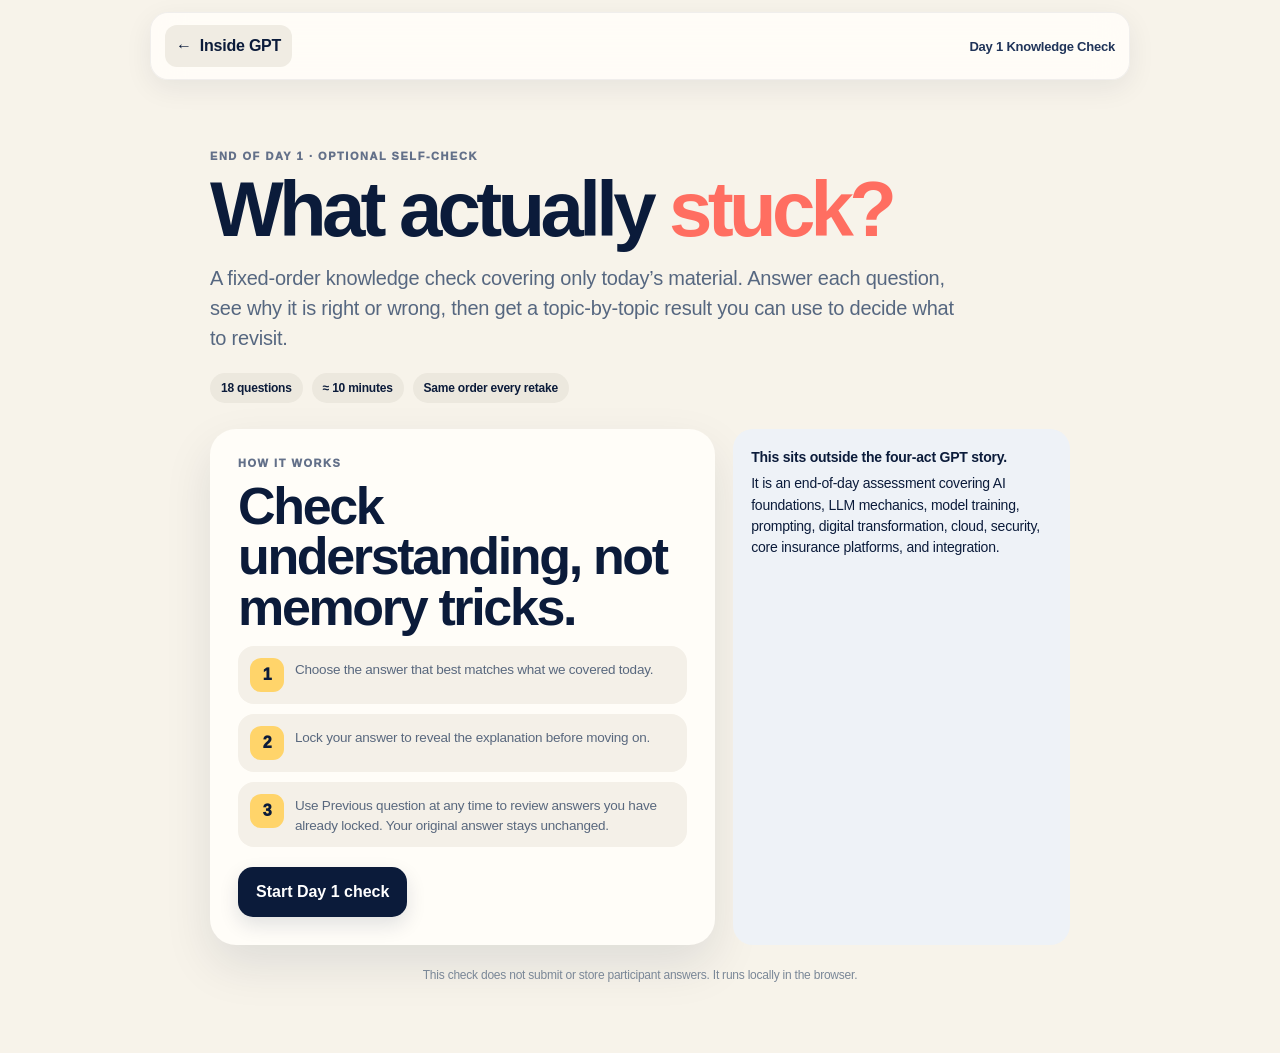
<file: day1-check.html>
<!doctype html>
<html lang="en">
<head>
<meta charset="utf-8">
<meta name="viewport" content="width=device-width,initial-scale=1,viewport-fit=cover">
<meta name="theme-color" content="#F7F3EA">
<title>Day 1 Knowledge Check | Inside GPT</title>
<style>
:root{
  --paper:#F7F3EA;--paper2:#FFFDF8;--ink:#0B1B3A;--ink2:#203459;--muted:#68748A;
  --blue:#246BFD;--coral:#FF6E61;--yellow:#FFD46A;--mint:#BFE9DB;--green:#2D8A5B;
  --red:#C94A43;--soft:#EEF2F7;--border:rgba(11,27,58,.11);
  --shadow:0 20px 48px rgba(11,27,58,.10);--r:26px;--max:860px;
}
*{box-sizing:border-box}
html{background:var(--paper);scroll-behavior:smooth;overflow-x:hidden}
body{margin:0;background:var(--paper);color:var(--ink);font-family:-apple-system,BlinkMacSystemFont,"SF Pro Display","SF Pro Text",Inter,Segoe UI,Arial,sans-serif;letter-spacing:-.014em;overflow-x:hidden;-webkit-text-size-adjust:100%;text-size-adjust:100%}
button,a{-webkit-tap-highlight-color:transparent}
button{font:inherit;color:inherit}
button,.answer-btn,.primary,.secondary,.back-link{-webkit-user-select:none;user-select:none;-webkit-touch-callout:none;touch-action:manipulation}
button:focus{outline:none}
button:focus-visible,a:focus-visible{outline:3px solid rgba(36,107,253,.42);outline-offset:3px}
a{color:inherit}
.shell{width:min(var(--max),calc(100% - 32px));margin:0 auto;min-width:0}
.topbar{width:min(980px,calc(100% - 24px));margin:12px auto 0;padding:12px 14px;display:flex;align-items:center;gap:10px;background:rgba(255,253,248,.92);border:1px solid rgba(11,27,58,.06);border-radius:18px;backdrop-filter:blur(16px);box-shadow:0 8px 28px rgba(11,27,58,.07)}
.back-link{text-decoration:none;display:inline-flex;align-items:center;gap:8px;font-weight:850;min-height:42px;padding:0 11px;border-radius:12px;background:#F0ECE3;white-space:nowrap}
.logo{width:32px;height:32px;border-radius:11px;background:var(--ink);position:relative;overflow:hidden;flex:0 0 32px}
.logo:before{content:"";position:absolute;width:20px;height:20px;border-radius:45% 55% 58% 42%;background:var(--coral);left:4px;top:4px;transform:rotate(-12deg)}
.logo:after{content:"";position:absolute;width:12px;height:12px;border-radius:50%;background:var(--yellow);right:3px;bottom:3px}
.top-title{margin-left:auto;font-size:13px;font-weight:900;color:var(--ink2);text-align:right}
main{padding:46px 0 56px}.hero{padding:24px 0 26px}.kicker{font-size:11px;font-weight:950;letter-spacing:.14em;text-transform:uppercase;color:#637089;margin-bottom:12px}
h1,h2,h3,p{margin-top:0}h1{font-size:clamp(48px,8vw,78px);line-height:.91;letter-spacing:-.06em;margin-bottom:18px}h2{font-size:clamp(34px,5.5vw,52px);line-height:.97;letter-spacing:-.045em;margin-bottom:14px}h3{font-size:22px;line-height:1.15;letter-spacing:-.025em}.lede{font-size:20px;line-height:1.5;color:#566780;max-width:760px}
.meta{display:flex;gap:9px;flex-wrap:wrap;margin:20px 0 0}.pill{display:inline-flex;align-items:center;gap:7px;padding:8px 11px;border-radius:999px;background:#ECE8DE;font-size:12px;font-weight:850}
.card{background:var(--paper2);border-radius:var(--r);box-shadow:var(--shadow);padding:28px;min-width:0;max-width:100%}.intro-grid{display:grid;grid-template-columns:1.2fr .8fr;gap:18px;align-items:stretch}.note{padding:18px;border-radius:20px;background:#EEF2F7;font-size:14px;line-height:1.52}.note b{display:block;margin-bottom:5px}.steps{display:grid;gap:10px}.step{display:grid;grid-template-columns:34px minmax(0,1fr);gap:11px;align-items:start;padding:12px;border-radius:16px;background:#F4F0E8}.step span{width:34px;height:34px;display:grid;place-items:center;border-radius:11px;background:var(--yellow);font-weight:950}.step p{margin:2px 0 0;color:#59687E;font-size:13.5px;line-height:1.45}
.primary,.secondary{border:0;border-radius:15px;min-height:50px;padding:13px 18px;font-weight:900;cursor:pointer;transition:transform .15s ease,box-shadow .15s ease,background .15s ease}.primary{background:var(--ink);color:#fff;box-shadow:0 8px 20px rgba(11,27,58,.12)}.secondary{background:#ECE8DE;color:var(--ink)}.primary:active,.secondary:active,.answer-btn:active{transform:scale(.985)}.actions{display:flex;gap:10px;flex-wrap:wrap;margin-top:20px}.hidden{display:none!important}
.quiz-wrap{display:grid;gap:18px}.progress-row{display:flex;gap:12px;align-items:center;justify-content:space-between}.progress-copy{font-weight:900;font-size:13px}.progress-track{height:8px;background:#E7E2D8;border-radius:999px;overflow:hidden;flex:1;max-width:420px}.progress-fill{height:100%;width:0;background:linear-gradient(90deg,var(--blue),var(--coral));border-radius:inherit;transition:width .25s ease}.topic{display:inline-flex;padding:7px 10px;border-radius:999px;background:#DDE7FF;color:#274C94;font-size:11px;font-weight:900;margin-bottom:15px}.question{font-size:clamp(26px,4vw,35px);line-height:1.13;letter-spacing:-.035em;margin-bottom:20px}.answers{display:grid;gap:10px}
.answer-btn{width:100%;border:1px solid rgba(11,27,58,.08);background:#F3EFE6;border-radius:17px;padding:15px 16px;min-height:54px;text-align:left;font-size:15px;line-height:1.42;font-weight:760;cursor:pointer;display:flex;gap:12px;align-items:flex-start;transition:background .15s ease,border-color .15s ease,transform .15s ease,box-shadow .15s ease}.answer-btn .letter{width:30px;height:30px;flex:0 0 30px;display:grid;place-items:center;border-radius:10px;background:#fff;font-size:12px;font-weight:950;box-shadow:0 4px 10px rgba(11,27,58,.06)}.answer-btn.selected{background:#DCE7FF;border-color:#93B6FF;box-shadow:0 0 0 2px rgba(36,107,253,.09)}.answer-btn.correct{background:#E3F2E9;border-color:#8BC5A4}.answer-btn.wrong{background:#FBE6E3;border-color:#E8A39E}.answer-btn[disabled]{cursor:default}.answer-btn[disabled]:not(.correct):not(.wrong){opacity:.66}
.feedback{margin-top:17px;padding:17px 18px;border-radius:18px;background:#EEF2F7;font-size:14.5px;line-height:1.52}.feedback.good{background:#E3F2E9}.feedback.bad{background:#FBE9E6}.feedback strong{display:block;margin-bottom:5px;font-size:15px}.quiz-actions{display:flex;gap:10px;align-items:center;justify-content:flex-end;margin-top:18px}.quiz-actions .primary,.quiz-actions .secondary{min-width:140px}.quiz-actions .back-review{margin-right:auto}.status{font-size:13px;color:var(--muted);min-height:20px}
.result-hero{display:grid;grid-template-columns:160px minmax(0,1fr);gap:20px;align-items:center}.score-ring{width:150px;height:150px;border-radius:50%;display:grid;place-items:center;background:conic-gradient(var(--blue) var(--score-deg),#E9E5DC 0);position:relative}.score-ring:after{content:"";position:absolute;inset:12px;border-radius:50%;background:var(--paper2)}.score-inner{position:relative;z-index:1;text-align:center}.score-inner b{display:block;font-size:38px;line-height:1;letter-spacing:-.05em}.score-inner span{font-size:12px;color:var(--muted);font-weight:800}.result-lede{font-size:18px;line-height:1.5;color:#576780;margin-bottom:0}.breakdown{display:grid;grid-template-columns:repeat(2,minmax(0,1fr));gap:10px;margin-top:22px}.break{padding:15px;border-radius:17px;background:#F3EFE6}.break-head{display:flex;justify-content:space-between;gap:10px;align-items:center;font-size:13px;font-weight:900;margin-bottom:8px}.break-track{height:7px;background:#E2DDD2;border-radius:999px;overflow:hidden}.break-track i{display:block;height:100%;background:var(--blue);border-radius:inherit}.review{margin-top:20px;padding:18px;border-radius:20px;background:#FFF1C7}.review h3{margin-bottom:8px}.review ul{margin:0;padding-left:20px;color:#4D5D74;line-height:1.55}.footer-note{text-align:center;color:#7A8797;font-size:12px;line-height:1.45;margin-top:22px}
@media(hover:hover) and (pointer:fine){.answer-btn:hover:not([disabled]){transform:translateY(-1px);border-color:#9EB7EC}.primary:hover,.secondary:hover{transform:translateY(-1px)}}
@media(max-width:720px){.shell{width:calc(100% - 28px)}.topbar{width:calc(100% - 14px);margin-top:7px;padding:8px 9px;border-radius:16px}.back-link{font-size:12px;padding:0 9px;min-height:40px}.top-title{font-size:11px}main{padding:28px 0 44px}.hero{padding:14px 0 20px}h1{font-size:clamp(43px,13vw,54px)}.lede{font-size:18px;line-height:1.47}.intro-grid{grid-template-columns:minmax(0,1fr)}.card{padding:19px;border-radius:22px}.progress-row{align-items:flex-start;flex-direction:column;gap:8px}.progress-track{width:100%;max-width:none}.question{font-size:27px}.answer-btn{font-size:15px;padding:14px;min-height:56px}.quiz-actions{justify-content:stretch;flex-direction:column}.quiz-actions .primary,.quiz-actions .secondary{width:100%}.quiz-actions .back-review{margin-right:0}.result-hero{grid-template-columns:minmax(0,1fr);text-align:center}.score-ring{margin:0 auto}.breakdown{grid-template-columns:minmax(0,1fr)}.result-lede{font-size:17px}}
@media(max-width:380px){.shell{width:calc(100% - 24px)}.card{padding:16px}.question{font-size:25px}.answer-btn{padding:13px 12px}}
@media(prefers-reduced-motion:reduce){*{scroll-behavior:auto!important;transition:none!important}}
</style>
</head>
<body>
<header class="topbar"><a class="back-link" href="/" aria-label="Back to Inside GPT"><span aria-hidden="true">←</span> Inside GPT</a><div class="top-title">Day 1 Knowledge Check</div></header>
<main><div class="shell">
<section class="hero" id="introHero"><div class="kicker">End of Day 1 · Optional self-check</div><h1>What actually <span style="color:var(--coral)">stuck?</span></h1><p class="lede">A fixed-order knowledge check covering only today’s material. Answer each question, see why it is right or wrong, then get a topic-by-topic result you can use to decide what to revisit.</p><div class="meta"><span class="pill">18 questions</span><span class="pill">≈ 10 minutes</span><span class="pill">Same order every retake</span></div></section>
<section id="startScreen" class="intro-grid" aria-labelledby="startHeading"><div class="card"><div class="kicker">How it works</div><h2 id="startHeading">Check understanding, not memory tricks.</h2><div class="steps"><div class="step"><span>1</span><p>Choose the answer that best matches what we covered today.</p></div><div class="step"><span>2</span><p>Lock your answer to reveal the explanation before moving on.</p></div><div class="step"><span>3</span><p>Use Previous question at any time to review answers you have already locked. Your original answer stays unchanged.</p></div></div><div class="actions"><button id="startBtn" type="button" class="primary">Start Day 1 check</button></div></div><aside class="note"><b>This sits outside the four-act GPT story.</b>It is an end-of-day assessment covering AI foundations, LLM mechanics, model training, prompting, digital transformation, cloud, security, core insurance platforms, and integration.</aside></section>
<section id="quizScreen" class="quiz-wrap hidden" aria-live="polite"><div class="progress-row"><div id="progressCopy" class="progress-copy">Question 1 of 18</div><div class="progress-track" aria-hidden="true"><div id="progressFill" class="progress-fill"></div></div></div><article class="card"><div id="topic" class="topic">AI foundations</div><h2 id="question" class="question"></h2><div id="answers" class="answers" role="group" aria-labelledby="question"></div><div id="feedback" class="feedback hidden" aria-live="polite"></div><div class="quiz-actions"><button id="backBtn" type="button" class="secondary back-review hidden">← Previous question</button><button id="checkBtn" type="button" class="primary" disabled>Check answer</button><button id="nextBtn" type="button" class="primary hidden">Next question</button></div><div id="status" class="status"></div></article></section>
<section id="resultScreen" class="card hidden" aria-live="polite"><div class="kicker">Day 1 result</div><div class="result-hero"><div id="scoreRing" class="score-ring" style="--score-deg:0deg"><div class="score-inner"><b id="scoreText">0/18</b><span id="scorePct">0%</span></div></div><div><h2 id="resultTitle">Your Day 1 picture</h2><p id="resultLead" class="result-lede"></p></div></div><div id="breakdown" class="breakdown"></div><div id="review" class="review"></div><div class="actions"><button id="retakeBtn" type="button" class="primary">Retake the same 18 questions</button><a class="secondary" href="/" style="text-decoration:none;display:inline-flex;align-items:center;justify-content:center">Back to Inside GPT</a></div></section>
<p class="footer-note">This check does not submit or store participant answers. It runs locally in the browser.</p>
</div></main>
<script>
(() => {
const questions=[
{topic:"AI foundations & safe use",q:"A claims system applies a fixed IF/THEN threshold to decide whether a case must be escalated. What kind of technology is doing the decision?",a:["A rules engine","A large language model","A neural network","An API"],c:0,e:"A fixed, explicit IF/THEN condition is rules-based logic. Automation can execute it, but the decision itself does not require an AI model."},
{topic:"AI foundations & safe use",q:"Which use of AI best matches the human-authority principle discussed today?",a:["Let the model approve or deny a disputed claim on its own","Ask the model to structure evidence, flag uncertainty, and identify what needs human review","Treat a confident answer as correct unless someone objects","Use AI only for customer-facing marketing"],c:1,e:"AI can support analysis, structure evidence, and surface uncertainty. High-impact insurance decisions still require the appropriate human authority and controls."},
{topic:"LLM mechanics",q:"Which statement best describes GPT?",a:["A database that retrieves the exact paragraph it memorized","A rules engine with millions of manually written IF/THEN statements","A transformer-based large language model trained to predict tokens from context","A workflow tool whose main job is moving data between systems"],c:2,e:"GPT is a transformer-based LLM. During generation it uses learned patterns and context to predict the next token, then repeats."},
{topic:"LLM mechanics",q:"Before an LLM can process the sentence ‘The bank approved the loan’, what happens first?",a:["The sentence is split into tokens","The model checks a live database","The model translates the sentence into a workflow diagram","The model asks a human to label every word"],c:0,e:"Text is tokenized first. Tokens are the chunks the model processes and predicts over; they are not always identical to whole words."},
{topic:"LLM mechanics",q:"What is the best plain-language description of an embedding?",a:["A security permission attached to a prompt","A numerical representation that places learned concepts and relationships into a vector space","A copy of the original sentence saved inside the model","A confidence score produced only at the final output"],c:1,e:"Embeddings turn tokens or other inputs into numerical vectors. The learned geometry helps the model represent relationships and context."},
{topic:"LLM mechanics",q:"When GPT uses attention while generating the next token, what is it doing?",a:["Assigning relevance to available context so some tokens influence the next prediction more than others","Checking whether the user is paying attention","Searching the internet by default","Updating all model weights before every response"],c:0,e:"Attention lets the model weigh contextual relationships. For causal language generation, the model uses the available prior context when predicting what comes next."},
{topic:"LLM mechanics",q:"How does a GPT-style model normally generate a response?",a:["It writes the entire paragraph in one single prediction","It selects a stored answer template and fills in names","It predicts one token, adds it to the context, then predicts the next","It first creates a database table containing every possible answer"],c:2,e:"Generation is autoregressive: predict a token, append it to the context, then predict again. A long response is built through many repeated forward passes."},
{topic:"Model lifecycle & training",q:"What is the clearest difference between training and inference?",a:["Training updates model parameters from learning signals; inference uses the learned parameters to generate outputs","Training happens only on phones; inference happens only in data centers","Training uses words; inference uses numbers","There is no meaningful difference"],c:0,e:"Training changes the model’s parameters. Inference is the use of those learned parameters to process a prompt and generate a response."},
{topic:"Model lifecycle & training",q:"Which sequence best reflects the model journey discussed today?",a:["Deployment → pre-training → tokenization → hardware purchase","Pre-training → post-training/alignment and evaluation → deployment","Prompt engineering → digitization → pre-training → API integration","Inference → labeling → attention → cloud migration"],c:1,e:"The course grouped learning and alignment before deployment: broad pre-training, then post-training/alignment and evaluation, then deployment into real-world use."},
{topic:"Prompting & output quality",q:"Which prompt is most likely to produce a useful first answer?",a:["‘Tell me about renewals.’","‘Be smart and give the best answer.’","A prompt that states the role, context, task, constraints, and expected output","A very long prompt with as much unrelated background as possible"],c:2,e:"Structured prompting reduces ambiguity. Role, context, task, constraints, and output expectations give the model a clearer job to perform."},
{topic:"Prompting & output quality",q:"You receive a useful answer, but one assumption is wrong and the output needs a different format. What is the best next move?",a:["Start a completely unrelated new chat every time","Use a targeted follow-up to correct the assumption and specify the format","Accept the first answer because follow-ups reduce accuracy","Ask the model to make the answer longer without explaining what is wrong"],c:1,e:"Prompting is conversational. Follow-up prompts are useful for correction, refinement, validation, and changing the output format without throwing away all context."},
{topic:"Prompting & output quality",q:"Why did the prompt-gap exercise matter?",a:["It showed that missing context, evidence, or constraints can materially change the quality of the answer","It proved longer prompts are always better","It showed AI can safely infer missing facts in regulated work","It proved one perfect prompt eliminates the need to evaluate outputs"],c:0,e:"The point was not length. It was information quality: missing context and constraints create room for weak assumptions, irrelevant output, or unsafe conclusions."},
{topic:"Digital transformation",q:"A company scans thousands of paper policy documents into searchable PDFs but leaves the underlying process unchanged. What is this primarily?",a:["Digitization","Digitalization","Enterprise transformation","AI post-training"],c:0,e:"Digitization converts analogue or physical information into digital form. It does not, by itself, redesign the process or operating model."},
{topic:"Digital transformation",q:"Which statement best captures digital transformation?",a:["Buying an AI tool is itself digital transformation","It is broader change to processes, systems, operating models and customer value, enabled by technology","It means replacing every legacy system with a cloud product","It is another word for scanning physical information"],c:1,e:"Transformation is an enterprise change, not a single technology purchase. AI can accelerate it, but value comes from how capabilities, processes, systems, governance and operating models change together."},
{topic:"Infrastructure, cloud & security",q:"Which statement about cloud strategy is most accurate?",a:["Public cloud is always the correct answer","Sovereign cloud automatically guarantees compliance","Cloud choices involve trade-offs such as residency, resilience, scalability, control and cost","Cloud architecture has no relationship to regulatory requirements"],c:2,e:"There is no one-size-fits-all cloud. Architecture can support residency and compliance controls, but it does not automatically guarantee compliance."},
{topic:"Infrastructure, cloud & security",q:"What does Zero Trust change about access?",a:["Anything inside the corporate network is trusted automatically","Access is continuously verified based on identity, context and policy rather than assumed from network location","Only customers need identity checks","Security is handled entirely by the cloud provider"],c:1,e:"Zero Trust is often summarized as ‘never trust, always verify.’ IAM, identity, context, policy and ongoing verification are core to controlled access."},
{topic:"Core insurance platforms",q:"Why do modern core insurance platforms emphasize modularity and configurable capabilities?",a:["To make product and process changes faster without rebuilding the entire enterprise stack","To remove the need for claims, billing and policy administration","To ensure every insurer uses the same products","To replace APIs with manual file transfers"],c:0,e:"Core platforms such as policy administration, claims, billing and pricing run critical transactions. Modularity and configurability can reduce the friction of launching or changing products."},
{topic:"Integration & connected insurer",q:"What is the strongest description of APIs and integration in a modern insurer?",a:["They are mainly visual design tools for customer apps","They connect capabilities and data across systems so journeys can span channels, core platforms, partners and services","They replace all security controls","They are another name for an LLM"],c:1,e:"APIs, microservices and integration platforms are connective tissue. They let separate systems participate in one journey and support open or embedded insurance without turning every system into one monolith."}
];
const categoryOrder=["AI foundations & safe use","LLM mechanics","Model lifecycle & training","Prompting & output quality","Digital transformation","Infrastructure, cloud & security","Core insurance platforms","Integration & connected insurer"];
const $=id=>document.getElementById(id);
const startScreen=$("startScreen"),introHero=$("introHero"),quizScreen=$("quizScreen"),resultScreen=$("resultScreen"),startBtn=$("startBtn"),questionEl=$("question"),topicEl=$("topic"),answersEl=$("answers"),backBtn=$("backBtn"),checkBtn=$("checkBtn"),nextBtn=$("nextBtn"),feedbackEl=$("feedback"),progressCopy=$("progressCopy"),progressFill=$("progressFill"),statusEl=$("status"),scoreRing=$("scoreRing"),scoreText=$("scoreText"),scorePct=$("scorePct"),resultTitle=$("resultTitle"),resultLead=$("resultLead"),breakdown=$("breakdown"),review=$("review"),retakeBtn=$("retakeBtn");
let index=0,score=0,categoryScores={},responses=[];
function resetScores(){categoryScores={};categoryOrder.forEach(k=>categoryScores[k]={right:0,total:0});questions.forEach(q=>categoryScores[q.topic].total++)}
function resetResponses(){responses=questions.map(()=>({selected:null,locked:false,correct:false}))}
function answeredCount(){return responses.reduce((n,r)=>n+(r.locked?1:0),0)}
function furthestAnswered(){let max=-1;responses.forEach((r,i)=>{if(r.locked)max=i});return max}
function renderQuestion(scroll=true){
  const item=questions[index],r=responses[index],furthest=furthestAnswered(),reviewing=r.locked&&index<furthest;
  topicEl.textContent=item.topic;questionEl.textContent=item.q;answersEl.innerHTML="";
  item.a.forEach((text,i)=>{const b=document.createElement("button");b.type="button";b.className="answer-btn";b.dataset.index=i;b.innerHTML='<span class="letter">'+String.fromCharCode(65+i)+'</span><span>'+text+'</span>';
    if(r.locked){b.disabled=true;if(i===item.c)b.classList.add("correct");if(i===r.selected&&i!==item.c)b.classList.add("wrong")}
    else if(i===r.selected)b.classList.add("selected");
    b.addEventListener("click",()=>{if(r.locked)return;r.selected=i;[...answersEl.children].forEach(x=>x.classList.remove("selected"));b.classList.add("selected");checkBtn.disabled=false;statusEl.textContent="Answer selected. Lock it when you are ready."});answersEl.appendChild(b)});
  progressCopy.textContent="Question "+(index+1)+" of "+questions.length+(reviewing?" · Reviewing":"");progressFill.style.width=(answeredCount()/questions.length*100)+"%";
  backBtn.classList.toggle("hidden",index===0||!responses[index-1].locked);
  if(r.locked){const correct=r.correct;feedbackEl.className="feedback "+(correct?"good":"bad");feedbackEl.innerHTML="<strong>"+(correct?"Correct.":"Not quite.")+"</strong>"+item.e;checkBtn.classList.add("hidden");nextBtn.classList.remove("hidden");
    if(index===questions.length-1)nextBtn.textContent="See my result";else if(responses[index+1].locked)nextBtn.textContent="Next question";else nextBtn.textContent="Continue to question "+(index+2);
    statusEl.textContent=reviewing?"Reviewing your locked answer. Your original selection cannot be changed.":(correct?"You got this one.":"Read the explanation before moving on.");
  }else{feedbackEl.className="feedback hidden";feedbackEl.innerHTML="";checkBtn.classList.remove("hidden");checkBtn.disabled=r.selected===null;nextBtn.classList.add("hidden");statusEl.textContent=r.selected===null?"Choose one answer.":"Answer selected. Lock it when you are ready."}
  if(scroll)window.scrollTo({top:0,behavior:"smooth"});
}
function checkAnswer(){const r=responses[index];if(r.selected===null||r.locked)return;const item=questions[index];r.locked=true;r.correct=r.selected===item.c;if(r.correct){score++;categoryScores[item.topic].right++}renderQuestion(false);nextBtn.focus({preventScroll:true})}
function showResult(){quizScreen.classList.add("hidden");resultScreen.classList.remove("hidden");const pct=Math.round(score/questions.length*100);scoreText.textContent=score+"/"+questions.length;scorePct.textContent=pct+"%";scoreRing.style.setProperty("--score-deg",(pct*3.6)+"deg");if(pct>=85){resultTitle.textContent="Strong Day 1 foundation.";resultLead.textContent="You are carrying the main concepts forward. Use the breakdown below to spot any isolated weak areas before Day 2."}else if(pct>=70){resultTitle.textContent="Solid, with a few gaps.";resultLead.textContent="You have the structure. Review the weaker topic areas below so they do not become friction when tomorrow’s material builds on them."}else{resultTitle.textContent="Revisit the foundations.";resultLead.textContent="The course is cumulative. A short review of the weaker areas below will make the next layer much easier to absorb."}breakdown.innerHTML="";categoryOrder.forEach(k=>{const s=categoryScores[k],p=s.total?Math.round(s.right/s.total*100):0,el=document.createElement("div");el.className="break";el.innerHTML='<div class="break-head"><span>'+k+'</span><span>'+s.right+'/'+s.total+'</span></div><div class="break-track"><i style="width:'+p+'%"></i></div>';breakdown.appendChild(el)});const weak=categoryOrder.filter(k=>categoryScores[k].right<categoryScores[k].total);review.innerHTML="<h3>"+(weak.length?"Topics worth another look":"Nothing flagged for review")+"</h3>"+(weak.length?"<ul>"+weak.map(k=>"<li>"+k+"</li>").join("")+"</ul>":'<p style="margin:0;color:#4D5D74;line-height:1.5">You answered every question correctly. Retake it later if you want to test retention rather than immediate recall.</p>');window.scrollTo({top:0,behavior:"smooth"})}
function startQuiz(){index=0;score=0;resetScores();resetResponses();introHero.classList.add("hidden");startScreen.classList.add("hidden");resultScreen.classList.add("hidden");quizScreen.classList.remove("hidden");renderQuestion()}
startBtn.addEventListener("click",startQuiz);
checkBtn.addEventListener("click",checkAnswer);
backBtn.addEventListener("click",()=>{if(index>0&&responses[index-1].locked){index--;renderQuestion()}});
nextBtn.addEventListener("click",()=>{if(!responses[index].locked)return;if(index<questions.length-1){index++;renderQuestion()}else showResult()});
retakeBtn.addEventListener("click",startQuiz);
})();
</script>
</body>
</html>
</file>
